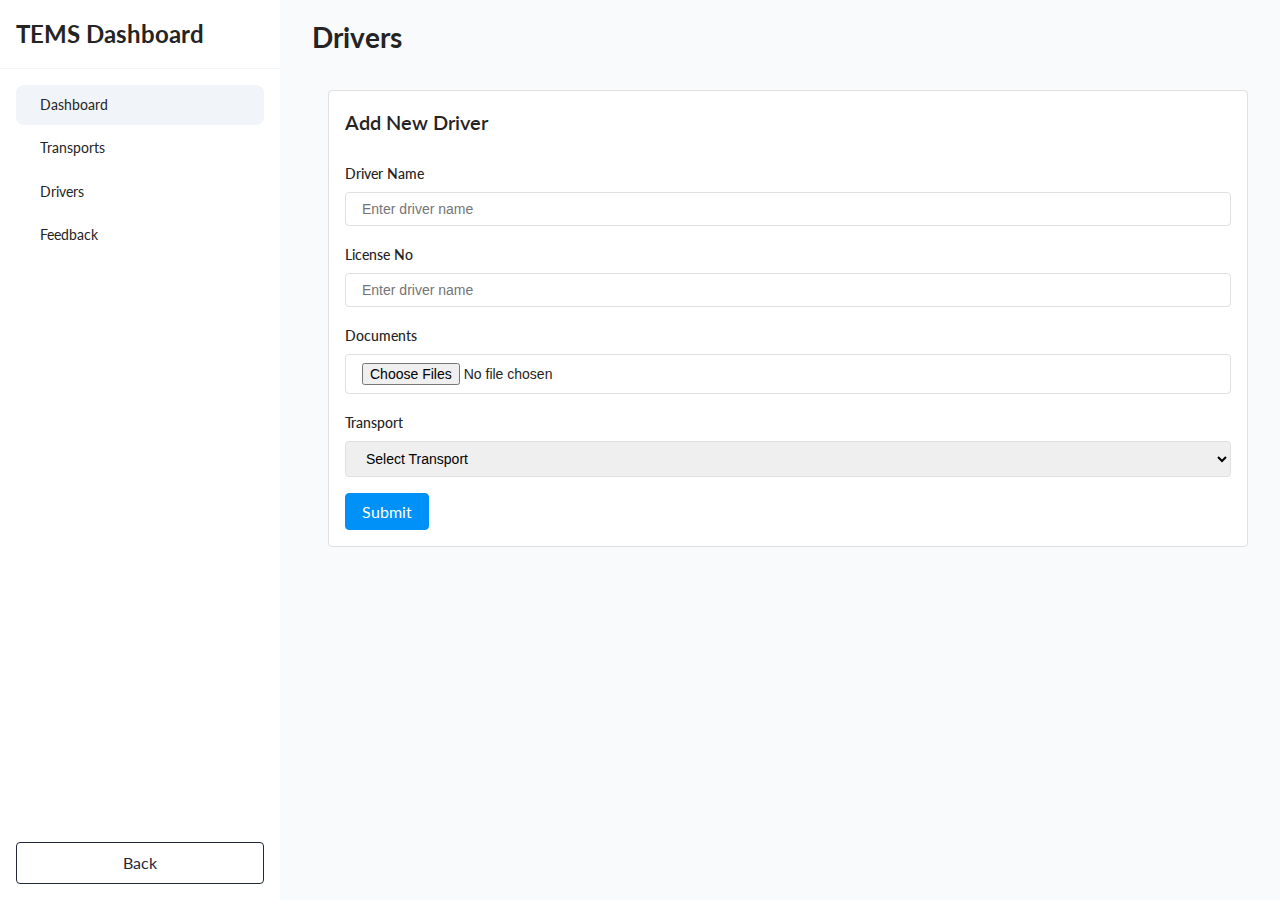
<file: add-driver.html>
<!DOCTYPE html>
<html lang="en">
  <head>
    <meta charset="UTF-8" />
    <meta name="viewport" content="width=device-width, initial-scale=1.0" />
    <title>Dashboard</title>
    <!-- <link
      rel="stylesheet"
      href="https://cdnjs.cloudflare.com/ajax/libs/bootstrap/5.3.2/css/bootstrap.min.css"
      integrity="sha512-b2QcS5SsA8tZodcDtGRELiGv5SaKSk1vDHDaQRda0htPYWZ6046lr3kJ5bAAQdpV2mmA/4v0wQF9MyU6/pDIAg=="
      crossorigin="anonymous"
      referrerpolicy="no-referrer"
    />
    <script
      defer
      src="https://cdnjs.cloudflare.com/ajax/libs/bootstrap/5.3.2/js/bootstrap.bundle.min.js"
      integrity="sha512-X/YkDZyjTf4wyc2Vy16YGCPHwAY8rZJY+POgokZjQB2mhIRFJCckEGc6YyX9eNsPfn0PzThEuNs+uaomE5CO6A=="
      crossorigin="anonymous"
      referrerpolicy="no-referrer"
    ></script> -->
    <link
      rel="stylesheet"
      href="https://cdnjs.cloudflare.com/ajax/libs/font-awesome/6.5.1/css/all.min.css"
      integrity="sha512-DTOQO9RWCH3ppGqcWaEA1BIZOC6xxalwEsw9c2QQeAIftl+Vegovlnee1c9QX4TctnWMn13TZye+giMm8e2LwA=="
      crossorigin="anonymous"
      referrerpolicy="no-referrer"
    />
    <link rel="stylesheet" href="./assets/css/styles.css" />
  </head>
  <body>
    <main class="dashboard-wrapper">
      <aside class="sidebar">
        <div class="logo">
          <h1>TEMS Dashboard</h1>
        </div>
        <ul>
          <li>
            <a href="./dashboard.html" class="active">
              <span>
                <i class="fa-solid fa-gauge-high"></i>
                Dashboard
              </span>
            </a>
          </li>
          <li>
            <span class="dropdown-btn">
              <span>
                <i class="fa-solid fa-bus"></i>
                Transports
              </span>
              <span class="arrow">
                <i class="fa-solid fa-chevron-right"></i>
              </span>
            </span>
            <ul>
              <li>
                <a href="./transports.html">All Transports</a>
              </li>
              <li>
                <a href="./add-transport.html">Add Transport</a>
              </li>
            </ul>
          </li>
          <li>
            <span class="dropdown-btn">
              <span>
                <i class="fa-regular fa-id-card"></i>
                Drivers
              </span>
              <span class="arrow">
                <i class="fa-solid fa-chevron-right"></i>
              </span>
            </span>
            <ul>
              <li>
                <a href="./drivers.html">All Drivers</a>
              </li>
              <li>
                <a href="./add-driver.html">Add Driver</a>
              </li>
            </ul>
          </li>
          <li>
            <span class="dropdown-btn">
              <span>
                <i class="fa-solid fa-star"></i>
                Feedback
              </span>
              <span class="arrow">
                <i class="fa-solid fa-chevron-right"></i>
              </span>
            </span>
            <ul>
              <li>
                <a href="./feedbacks.html">All Feedbacks</a>
              </li>
              <li>
                <a href="./add-feedback.html">Add Feedback</a>
              </li>
            </ul>
          </li>
        </ul>
        <div class="footer">
          <a href="./index.html" class="btn btn-outline-dark w-100">Back</a>
        </div>
      </aside>
      <div class="content-wrapper">
        <div class="breadcrumb-wrapper">
          <h3>Drivers</h3>
          <!-- <nav aria-label="breadcrumb">
            <ol class="breadcrumb">
              <li class="breadcrumb-item">
                <a href="/transports.html">Transports</a>
              </li>
              <li class="breadcrumb-item active" aria-current="page">
                Add Transport
              </li>
            </ol>
          </nav> -->
        </div>
        <div class="dashboard-content">
          <div class="card">
            <div class="card-body">
              <div
                class="d-flex align-items-center justify-content-between mb-1"
              >
                <h5 class="card-title mb-0">Add New Driver</h5>
              </div>
              <form action="#" method="post">
                <div class="mb-1">
                  <label for="name" class="form-label">Driver Name</label>
                  <input
                    type="text"
                    class="form-control"
                    id="name"
                    placeholder="Enter driver name"
                  />
                </div>
                <div class="mb-1">
                  <label for="name" class="form-label">License No</label>
                  <input
                    type="text"
                    class="form-control"
                    id="licenseNo"
                    placeholder="Enter driver name"
                  />
                </div>
                <div class="mb-1">
                  <label for="name" class="form-label">Documents</label>
                  <input
                    type="file"
                    class="form-control"
                    id="documents"
                    multiple
                  />
                </div>
                <div class="row">
                  <div class="col-lg-4">
                    <div class="mb-1">
                      <label for="type" class="form-label">Transport</label>
                      <select class="form-select" id="transport">
                        <option value="" disabled selected>
                          Select Transport
                        </option>
                        <option value="1">Transport 1</option>
                      </select>
                    </div>
                  </div>
                </div>
                <div class="text-end">
                  <button type="submit" class="btn btn-primary">Submit</button>
                </div>
              </form>
            </div>
          </div>
        </div>
      </div>
    </main>
  </body>
  <script>
    // ! speak when page load end with female voice
    const speech = new SpeechSynthesisUtterance();
    speech.text = 'Add new vehicle to the system. Please fill the form.';
    speech.volume = 1;
    speech.rate = 1;
    speech.pitch = 1;
    speechSynthesis.speak;
    setTimeout(() => {
      speech.voice = speechSynthesis
        .getVoices()
        .find((voice) => voice.name === 'Google हिन्दी');
      speechSynthesis.speak(speech);
    }, 50);
    // ! handle dropdowns
    const dropdownBtns = document.querySelectorAll('.dropdown-btn');
    dropdownBtns.forEach((btn) => {
      btn.nextElementSibling.style.height = '0px';
      btn.addEventListener('click', () => {
        const height = btn.nextElementSibling.scrollHeight;
        if (btn.nextElementSibling.style.height === '0px') {
          btn.nextElementSibling.style.height = `${height}px`;
          btn.classList.add('active');
        } else {
          btn.nextElementSibling.style.height = '0px';
          btn.classList.remove('active');
        }
      });
    });
  </script>
</html>
</file>
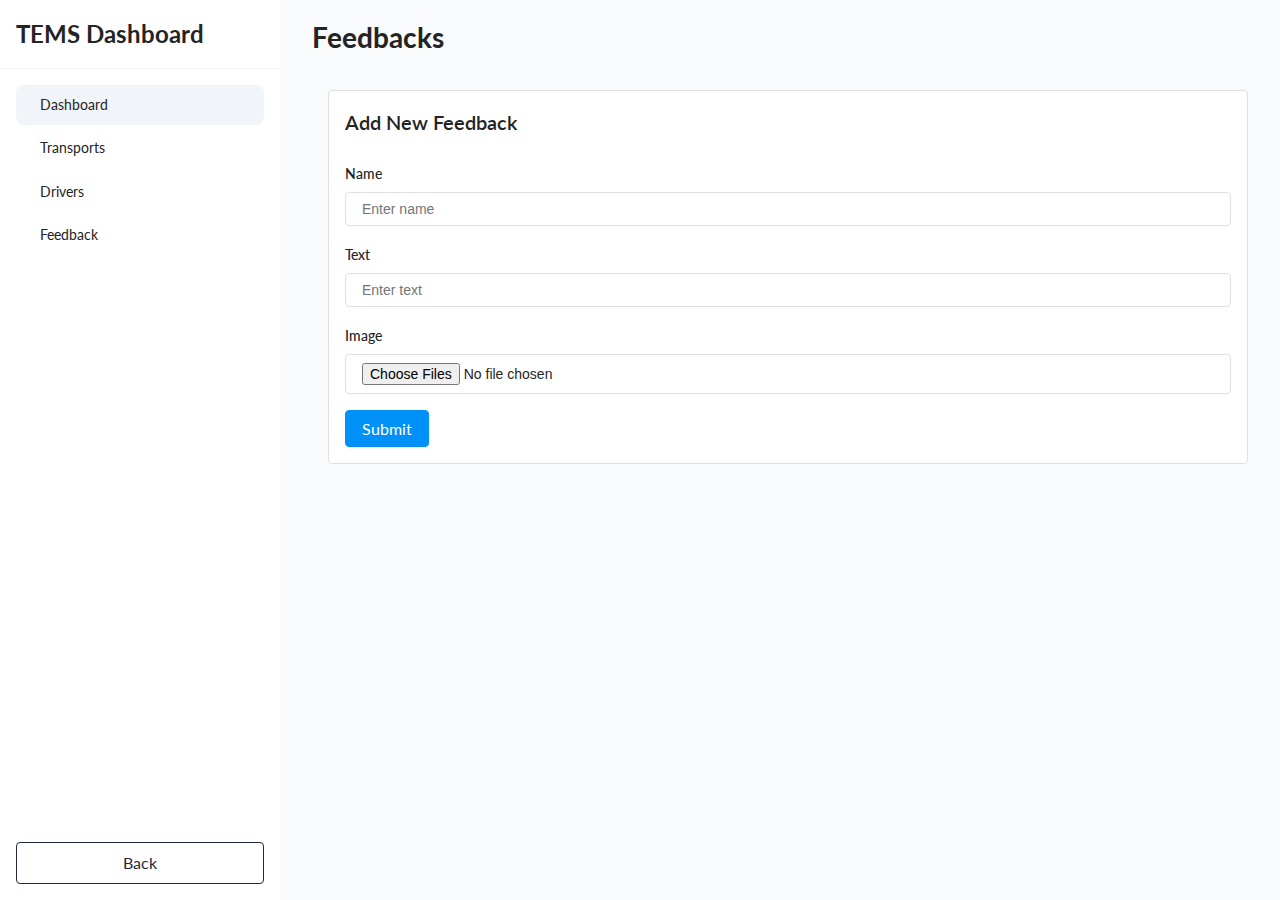
<file: add-feedback.html>
<!DOCTYPE html>
<html lang="en">
  <head>
    <meta charset="UTF-8" />
    <meta name="viewport" content="width=device-width, initial-scale=1.0" />
    <title>Dashboard</title>
    <!-- <link
      rel="stylesheet"
      href="https://cdnjs.cloudflare.com/ajax/libs/bootstrap/5.3.2/css/bootstrap.min.css"
      integrity="sha512-b2QcS5SsA8tZodcDtGRELiGv5SaKSk1vDHDaQRda0htPYWZ6046lr3kJ5bAAQdpV2mmA/4v0wQF9MyU6/pDIAg=="
      crossorigin="anonymous"
      referrerpolicy="no-referrer"
    />
    <script
      defer
      src="https://cdnjs.cloudflare.com/ajax/libs/bootstrap/5.3.2/js/bootstrap.bundle.min.js"
      integrity="sha512-X/YkDZyjTf4wyc2Vy16YGCPHwAY8rZJY+POgokZjQB2mhIRFJCckEGc6YyX9eNsPfn0PzThEuNs+uaomE5CO6A=="
      crossorigin="anonymous"
      referrerpolicy="no-referrer"
    ></script> -->
    <link
      rel="stylesheet"
      href="https://cdnjs.cloudflare.com/ajax/libs/font-awesome/6.5.1/css/all.min.css"
      integrity="sha512-DTOQO9RWCH3ppGqcWaEA1BIZOC6xxalwEsw9c2QQeAIftl+Vegovlnee1c9QX4TctnWMn13TZye+giMm8e2LwA=="
      crossorigin="anonymous"
      referrerpolicy="no-referrer"
    />
    <link rel="stylesheet" href="./assets/css/styles.css" />
  </head>
  <body>
    <main class="dashboard-wrapper">
      <aside class="sidebar">
        <div class="logo">
          <h1>TEMS Dashboard</h1>
        </div>
        <ul>
          <li>
            <a href="./dashboard.html" class="active">
              <span>
                <i class="fa-solid fa-gauge-high"></i>
                Dashboard
              </span>
            </a>
          </li>
          <li>
            <span class="dropdown-btn">
              <span>
                <i class="fa-solid fa-bus"></i>
                Transports
              </span>
              <span class="arrow">
                <i class="fa-solid fa-chevron-right"></i>
              </span>
            </span>
            <ul>
              <li>
                <a href="./transports.html">All Transports</a>
              </li>
              <li>
                <a href="./add-transport.html">Add Transport</a>
              </li>
            </ul>
          </li>
          <li>
            <span class="dropdown-btn">
              <span>
                <i class="fa-regular fa-id-card"></i>
                Drivers
              </span>
              <span class="arrow">
                <i class="fa-solid fa-chevron-right"></i>
              </span>
            </span>
            <ul>
              <li>
                <a href="./drivers.html">All Drivers</a>
              </li>
              <li>
                <a href="./add-driver.html">Add Driver</a>
              </li>
            </ul>
          </li>
          <li>
            <span class="dropdown-btn">
              <span>
                <i class="fa-solid fa-star"></i>
                Feedback
              </span>
              <span class="arrow">
                <i class="fa-solid fa-chevron-right"></i>
              </span>
            </span>
            <ul>
              <li>
                <a href="./feedbacks.html">All Feedbacks</a>
              </li>
              <li>
                <a href="./add-feedback.html">Add Feedback</a>
              </li>
            </ul>
          </li>
        </ul>
        <div class="footer">
          <a href="./index.html" class="btn btn-outline-dark w-100">Back</a>
        </div>
      </aside>
      <div class="content-wrapper">
        <div class="breadcrumb-wrapper">
          <h3>Feedbacks</h3>
          <!-- <nav aria-label="breadcrumb">
            <ol class="breadcrumb">
              <li class="breadcrumb-item">
                <a href="/transports.html">Transports</a>
              </li>
              <li class="breadcrumb-item active" aria-current="page">
                Add Transport
              </li>
            </ol>
          </nav> -->
        </div>
        <div class="dashboard-content">
          <div class="card">
            <div class="card-body">
              <div
                class="d-flex align-items-center justify-content-between mb-1"
              >
                <h5 class="card-title mb-0">Add New Feedback</h5>
              </div>
              <form action="#" method="post">
                <div class="mb-1">
                  <label for="name" class="form-label">Name</label>
                  <input
                    type="text"
                    class="form-control"
                    id="name"
                    placeholder="Enter name"
                  />
                </div>
                <div class="mb-1">
                  <label for="text" class="form-label">Text</label>
                  <input
                    type="text"
                    class="form-control"
                    id="text"
                    placeholder="Enter text"
                  />
                </div>
                <div class="mb-1">
                  <label for="image" class="form-label">Image</label>
                  <input type="file" class="form-control" id="image" multiple />
                </div>
                <div class="text-end">
                  <button type="submit" class="btn btn-primary">Submit</button>
                </div>
              </form>
            </div>
          </div>
        </div>
      </div>
    </main>
  </body>
  <script>
    // ! speak when page load end with female voice
    const speech = new SpeechSynthesisUtterance();
    speech.text = 'Add new vehicle to the system. Please fill the form.';
    speech.volume = 1;
    speech.rate = 1;
    speech.pitch = 1;
    speechSynthesis.speak;
    setTimeout(() => {
      speech.voice = speechSynthesis
        .getVoices()
        .find((voice) => voice.name === 'Google हिन्दी');
      speechSynthesis.speak(speech);
    }, 50);
    // ! handle dropdowns
    const dropdownBtns = document.querySelectorAll('.dropdown-btn');
    dropdownBtns.forEach((btn) => {
      btn.nextElementSibling.style.height = '0px';
      btn.addEventListener('click', () => {
        const height = btn.nextElementSibling.scrollHeight;
        if (btn.nextElementSibling.style.height === '0px') {
          btn.nextElementSibling.style.height = `${height}px`;
          btn.classList.add('active');
        } else {
          btn.nextElementSibling.style.height = '0px';
          btn.classList.remove('active');
        }
      });
    });
  </script>
</html>
</file>
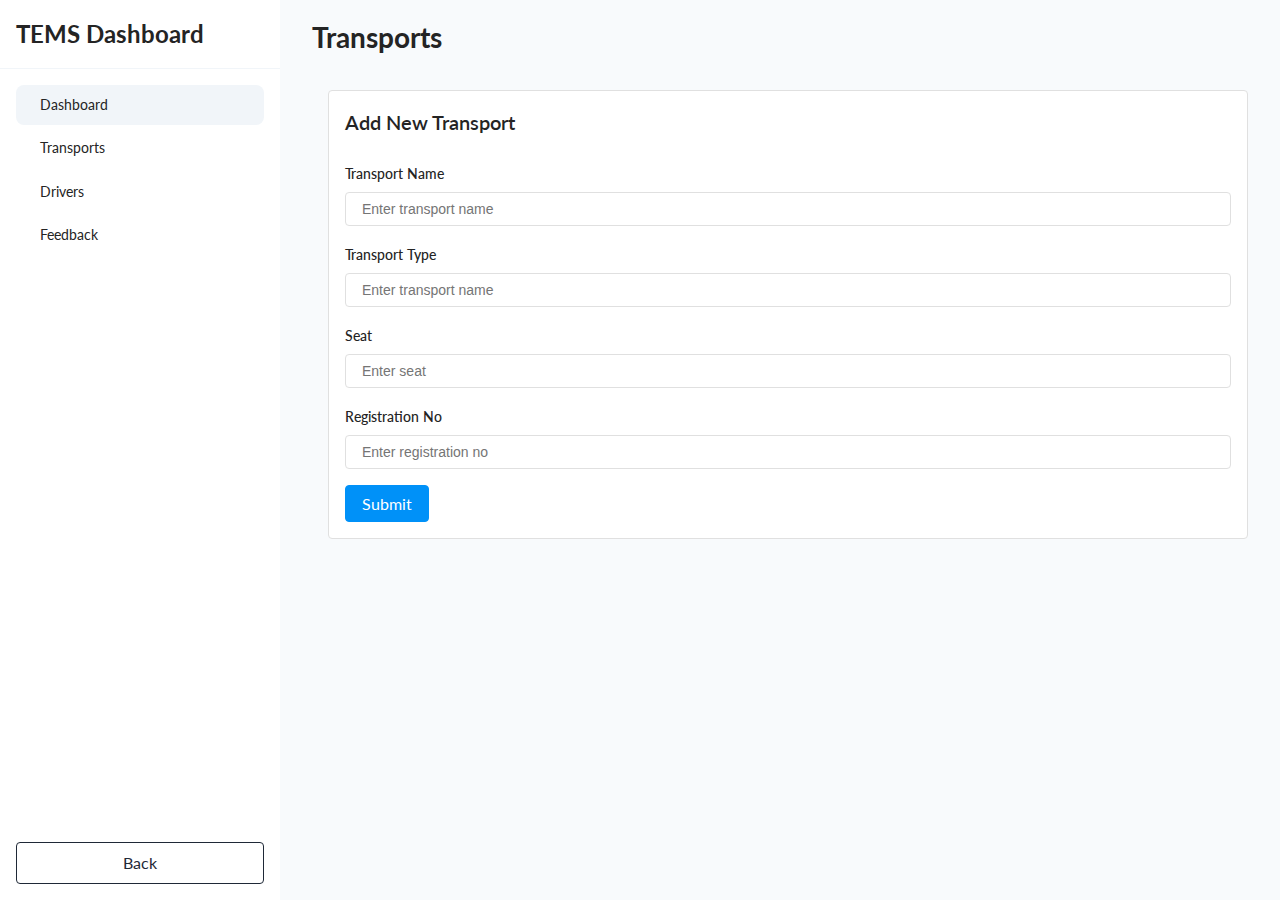
<file: add-transport.html>
<!DOCTYPE html>
<html lang="en">
  <head>
    <meta charset="UTF-8" />
    <meta name="viewport" content="width=device-width, initial-scale=1.0" />
    <title>Dashboard</title>
    <!-- <link
      rel="stylesheet"
      href="https://cdnjs.cloudflare.com/ajax/libs/bootstrap/5.3.2/css/bootstrap.min.css"
      integrity="sha512-b2QcS5SsA8tZodcDtGRELiGv5SaKSk1vDHDaQRda0htPYWZ6046lr3kJ5bAAQdpV2mmA/4v0wQF9MyU6/pDIAg=="
      crossorigin="anonymous"
      referrerpolicy="no-referrer"
    />
    <script
      defer
      src="https://cdnjs.cloudflare.com/ajax/libs/bootstrap/5.3.2/js/bootstrap.bundle.min.js"
      integrity="sha512-X/YkDZyjTf4wyc2Vy16YGCPHwAY8rZJY+POgokZjQB2mhIRFJCckEGc6YyX9eNsPfn0PzThEuNs+uaomE5CO6A=="
      crossorigin="anonymous"
      referrerpolicy="no-referrer"
    ></script> -->
    <link
      rel="stylesheet"
      href="https://cdnjs.cloudflare.com/ajax/libs/font-awesome/6.5.1/css/all.min.css"
      integrity="sha512-DTOQO9RWCH3ppGqcWaEA1BIZOC6xxalwEsw9c2QQeAIftl+Vegovlnee1c9QX4TctnWMn13TZye+giMm8e2LwA=="
      crossorigin="anonymous"
      referrerpolicy="no-referrer"
    />
    <link rel="stylesheet" href="./assets/css/styles.css" />
  </head>
  <body>
    <main class="dashboard-wrapper">
      <aside class="sidebar">
        <div class="logo">
          <h1>TEMS Dashboard</h1>
        </div>
        <ul>
          <li>
            <a href="./dashboard.html" class="active">
              <span>
                <i class="fa-solid fa-gauge-high"></i>
                Dashboard
              </span>
            </a>
          </li>
          <li>
            <span class="dropdown-btn">
              <span>
                <i class="fa-solid fa-bus"></i>
                Transports
              </span>
              <span class="arrow">
                <i class="fa-solid fa-chevron-right"></i>
              </span>
            </span>
            <ul>
              <li>
                <a href="./transports.html">All Transports</a>
              </li>
              <li>
                <a href="./add-transport.html">Add Transport</a>
              </li>
            </ul>
          </li>
          <li>
            <span class="dropdown-btn">
              <span>
                <i class="fa-regular fa-id-card"></i>
                Drivers
              </span>
              <span class="arrow">
                <i class="fa-solid fa-chevron-right"></i>
              </span>
            </span>
            <ul>
              <li>
                <a href="./drivers.html">All Drivers</a>
              </li>
              <li>
                <a href="./add-driver.html">Add Driver</a>
              </li>
            </ul>
          </li>
          <li>
            <span class="dropdown-btn">
              <span>
                <i class="fa-solid fa-star"></i>
                Feedback
              </span>
              <span class="arrow">
                <i class="fa-solid fa-chevron-right"></i>
              </span>
            </span>
            <ul>
              <li>
                <a href="./feedbacks.html">All Feedbacks</a>
              </li>
              <li>
                <a href="./add-feedback.html">Add Feedback</a>
              </li>
            </ul>
          </li>
        </ul>
        <div class="footer">
          <a href="./index.html" class="btn btn-outline-dark w-100">Back</a>
        </div>
      </aside>
      <div class="content-wrapper">
        <div class="breadcrumb-wrapper">
          <h3>Transports</h3>
          <!-- <nav aria-label="breadcrumb">
            <ol class="breadcrumb">
              <li class="breadcrumb-item">
                <a href="/transports.html">Transports</a>
              </li>
              <li class="breadcrumb-item active" aria-current="page">
                Add Transport
              </li>
            </ol>
          </nav> -->
        </div>
        <div class="dashboard-content">
          <div class="card">
            <div class="card-body">
              <div
                class="d-flex align-items-center justify-content-between mb-1"
              >
                <h5 class="card-title mb-0">Add New Transport</h5>
              </div>
              <form action="#" method="post">
                <div class="mb-1">
                  <label for="name" class="form-label"> Transport Name </label>
                  <input
                    type="text"
                    class="form-control"
                    id="name"
                    placeholder="Enter transport name"
                  />
                </div>
                <div class="row">
                  <div class="col-lg-4">
                    <div class="mb-1">
                      <label for="type" class="form-label">
                        Transport Type
                      </label>
                      <input
                        type="text"
                        class="form-control"
                        id="type"
                        placeholder="Enter transport name"
                      />
                    </div>
                  </div>
                  <div class="col-lg-4">
                    <div class="mb-1">
                      <label for="seat" class="form-label">Seat</label>
                      <input
                        type="number"
                        class="form-control"
                        id="seat"
                        placeholder="Enter seat"
                      />
                    </div>
                  </div>
                  <div class="col-lg-4">
                    <div class="mb-1">
                      <label for="registration-no" class="form-label"
                        >Registration No</label
                      >
                      <input
                        type="text"
                        class="form-control"
                        id="registration-no"
                        placeholder="Enter registration no"
                      />
                    </div>
                  </div>
                </div>
                <div class="text-end">
                  <button type="submit" class="btn btn-primary">Submit</button>
                </div>
              </form>
            </div>
          </div>
        </div>
      </div>
    </main>
  </body>
  <script>
    // ! speak when page load end with female voice
    const speech = new SpeechSynthesisUtterance();
    speech.text = 'Add new vehicle to the system. Please fill the form.';
    speech.volume = 1;
    speech.rate = 1;
    speech.pitch = 1;
    speechSynthesis.speak;
    setTimeout(() => {
      speech.voice = speechSynthesis
        .getVoices()
        .find((voice) => voice.name === 'Google हिन्दी');
      speechSynthesis.speak(speech);
    }, 50);
    // ! handle dropdowns
    const dropdownBtns = document.querySelectorAll('.dropdown-btn');
    dropdownBtns.forEach((btn) => {
      btn.nextElementSibling.style.height = '0px';
      btn.addEventListener('click', () => {
        const height = btn.nextElementSibling.scrollHeight;
        if (btn.nextElementSibling.style.height === '0px') {
          btn.nextElementSibling.style.height = `${height}px`;
          btn.classList.add('active');
        } else {
          btn.nextElementSibling.style.height = '0px';
          btn.classList.remove('active');
        }
      });
    });
  </script>
</html>
</file>
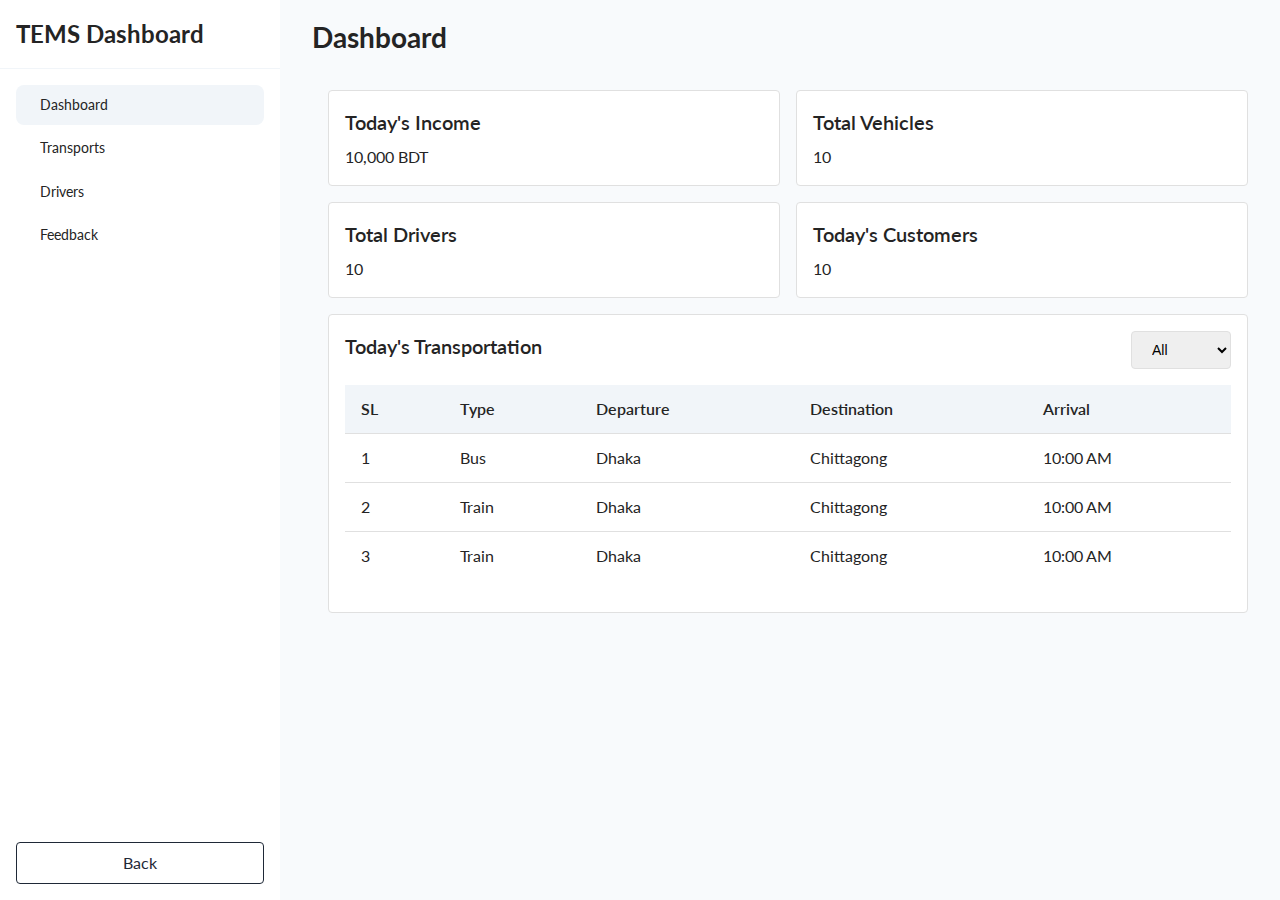
<file: dashboard.html>
<!DOCTYPE html>
<html lang="en">
  <head>
    <meta charset="UTF-8" />
    <meta name="viewport" content="width=device-width, initial-scale=1.0" />
    <title>Dashboard</title>
    <!-- <link
      rel="stylesheet"
      href="https://cdnjs.cloudflare.com/ajax/libs/bootstrap/5.3.2/css/bootstrap.min.css"
      integrity="sha512-b2QcS5SsA8tZodcDtGRELiGv5SaKSk1vDHDaQRda0htPYWZ6046lr3kJ5bAAQdpV2mmA/4v0wQF9MyU6/pDIAg=="
      crossorigin="anonymous"
      referrerpolicy="no-referrer"
    />
    <script
      defer
      src="https://cdnjs.cloudflare.com/ajax/libs/bootstrap/5.3.2/js/bootstrap.bundle.min.js"
      integrity="sha512-X/YkDZyjTf4wyc2Vy16YGCPHwAY8rZJY+POgokZjQB2mhIRFJCckEGc6YyX9eNsPfn0PzThEuNs+uaomE5CO6A=="
      crossorigin="anonymous"
      referrerpolicy="no-referrer"
    ></script> -->
    <link
      rel="stylesheet"
      href="https://cdnjs.cloudflare.com/ajax/libs/font-awesome/6.5.1/css/all.min.css"
      integrity="sha512-DTOQO9RWCH3ppGqcWaEA1BIZOC6xxalwEsw9c2QQeAIftl+Vegovlnee1c9QX4TctnWMn13TZye+giMm8e2LwA=="
      crossorigin="anonymous"
      referrerpolicy="no-referrer"
    />
    <link rel="stylesheet" href="./assets/css/styles.css" />
  </head>
  <body>
    <main class="dashboard-wrapper">
      <aside class="sidebar">
        <div class="logo">
          <h1>TEMS Dashboard</h1>
        </div>
        <ul>
          <li>
            <a href="./dashboard.html" class="active">
              <span>
                <i class="fa-solid fa-gauge-high"></i>
                Dashboard
              </span>
            </a>
          </li>
          <li>
            <span class="dropdown-btn">
              <span>
                <i class="fa-solid fa-bus"></i>
                Transports
              </span>
              <span class="arrow">
                <i class="fa-solid fa-chevron-right"></i>
              </span>
            </span>
            <ul>
              <li>
                <a href="./transports.html">All Transports</a>
              </li>
              <li>
                <a href="./add-transport.html">Add Transport</a>
              </li>
            </ul>
          </li>
          <li>
            <span class="dropdown-btn">
              <span>
                <i class="fa-regular fa-id-card"></i>
                Drivers
              </span>
              <span class="arrow">
                <i class="fa-solid fa-chevron-right"></i>
              </span>
            </span>
            <ul>
              <li>
                <a href="./drivers.html">All Drivers</a>
              </li>
              <li>
                <a href="./add-driver.html">Add Driver</a>
              </li>
            </ul>
          </li>
          <li>
            <span class="dropdown-btn">
              <span>
                <i class="fa-solid fa-star"></i>
                Feedback
              </span>
              <span class="arrow">
                <i class="fa-solid fa-chevron-right"></i>
              </span>
            </span>
            <ul>
              <li>
                <a href="./feedbacks.html">All Feedbacks</a>
              </li>
              <li>
                <a href="./add-feedback.html">Add Feedback</a>
              </li>
            </ul>
          </li>
        </ul>
        <div class="footer">
          <a href="./index.html" class="btn btn-outline-dark w-100">Back</a>
        </div>
      </aside>
      <div class="content-wrapper">
        <div class="breadcrumb-wrapper">
          <h3>Dashboard</h3>
          <!-- <nav aria-label="breadcrumb">
            <ol class="breadcrumb">
              <li class="breadcrumb-item active" aria-current="page">
                Dashboard
              </li>
            </ol>
          </nav> -->
        </div>
        <div class="dashboard-content">
          <div class="mb-1">
            <div class="info-wrapper">
              <div class="item">
                <div class="card">
                  <div class="card-body">
                    <div>
                      <h5 class="card-title text-truncate">Today's Income</h5>
                      <span class="float-end display-6">
                        <i class="fa-solid fa-money-bill"></i>
                      </span>
                    </div>
                    <p class="card-text text-muted">10,000 BDT</p>
                  </div>
                </div>
              </div>
              <div class="item">
                <div class="card">
                  <div class="card-body">
                    <div>
                      <h5 class="card-title text-truncate">Total Vehicles</h5>
                      <span class="float-end display-6">
                        <i class="fa-solid fa-bus"></i>
                      </span>
                    </div>
                    <p class="card-text text-muted">10</p>
                  </div>
                </div>
              </div>
              <div class="item">
                <div class="card">
                  <div class="card-body">
                    <div>
                      <h5 class="card-title text-truncate">Total Drivers</h5>
                      <span class="float-end display-6">
                        <i class="fa-regular fa-id-card"></i>
                      </span>
                    </div>
                    <p class="card-text text-muted">10</p>
                  </div>
                </div>
              </div>
              <div class="item">
                <div class="card">
                  <div class="card-body">
                    <div>
                      <h5 class="card-title text-truncate">
                        Today's Customers
                      </h5>
                      <span class="float-end display-6">
                        <i class="fa-solid fa-users"></i>
                      </span>
                    </div>
                    <p class="card-text text-muted">10</p>
                  </div>
                </div>
              </div>
            </div>
          </div>
          <div class="card">
            <div class="card-body">
              <div
                class="d-flex align-items-center justify-content-between mb-1"
              >
                <h5 class="card-title mb-0">Today's Transportation</h5>
                <div>
                  <select class="form-select">
                    <option selected value="all">All</option>
                    <option value="Bus">Bus</option>
                    <option value="Train">Train</option>
                    <option value="Launch">Launch</option>
                    <option value="Flight">Flight</option>
                  </select>
                </div>
              </div>
              <div class="table-responsive">
                <table class="table table-bordered">
                  <thead>
                    <tr>
                      <th scope="col">SL</th>
                      <th scope="col">Type</th>
                      <th scope="col">Departure</th>
                      <th scope="col">Destination</th>
                      <th scope="col">Arrival</th>
                    </tr>
                  </thead>
                  <tbody>
                    <tr>
                      <td scope="row">1</td>
                      <td>Bus</td>
                      <td>Dhaka</td>
                      <td>Chittagong</td>
                      <td>10:00 AM</td>
                    </tr>
                    <tr>
                      <td scope="row">2</td>
                      <td>Train</td>
                      <td>Dhaka</td>
                      <td>Chittagong</td>
                      <td>10:00 AM</td>
                    </tr>
                    <tr>
                      <td scope="row">3</td>
                      <td>Train</td>
                      <td>Dhaka</td>
                      <td>Chittagong</td>
                      <td>10:00 AM</td>
                    </tr>
                  </tbody>
                </table>
              </div>
            </div>
          </div>
        </div>
      </div>
    </main>
  </body>
  <script>
    // ! speak when page load end with female voice
    const speech = new SpeechSynthesisUtterance();
    speech.text =
      "In this dashboard, you can see today's income, total vehicles, total drivers, and today's customers. You can also see today's transportation. You can filter the transportation by type. For example, you can see only bus transportation or train transportation.";
    speech.volume = 1;
    speech.rate = 1;
    speech.pitch = 1;
    speechSynthesis.speak;
    setTimeout(() => {
      speech.voice = speechSynthesis
        .getVoices()
        .find((voice) => voice.name === 'Google हिन्दी');
      speechSynthesis.speak(speech);
    }, 50);
    // ! handle dropdowns
    const dropdownBtns = document.querySelectorAll('.dropdown-btn');
    dropdownBtns.forEach((btn) => {
      btn.nextElementSibling.style.height = '0px';
      btn.addEventListener('click', () => {
        const height = btn.nextElementSibling.scrollHeight;
        if (btn.nextElementSibling.style.height === '0px') {
          btn.nextElementSibling.style.height = `${height}px`;
          btn.classList.add('active');
        } else {
          btn.nextElementSibling.style.height = '0px';
          btn.classList.remove('active');
        }
      });
    });
  </script>
</html>
</file>
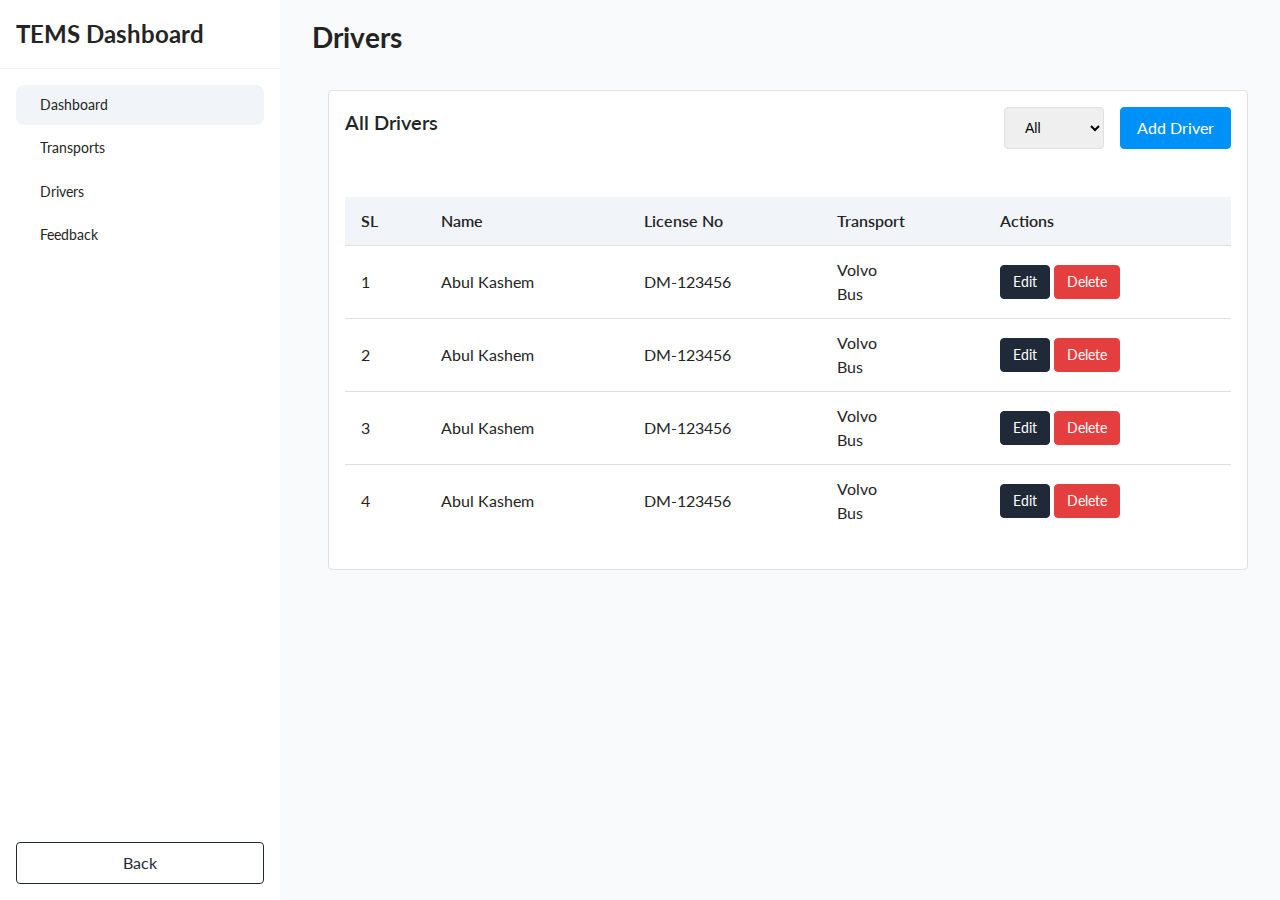
<file: drivers.html>
<!DOCTYPE html>
<html lang="en">
  <head>
    <meta charset="UTF-8" />
    <meta name="viewport" content="width=device-width, initial-scale=1.0" />
    <title>Dashboard</title>
    <!-- <link
      rel="stylesheet"
      href="https://cdnjs.cloudflare.com/ajax/libs/bootstrap/5.3.2/css/bootstrap.min.css"
      integrity="sha512-b2QcS5SsA8tZodcDtGRELiGv5SaKSk1vDHDaQRda0htPYWZ6046lr3kJ5bAAQdpV2mmA/4v0wQF9MyU6/pDIAg=="
      crossorigin="anonymous"
      referrerpolicy="no-referrer"
    />
    <script
      defer
      src="https://cdnjs.cloudflare.com/ajax/libs/bootstrap/5.3.2/js/bootstrap.bundle.min.js"
      integrity="sha512-X/YkDZyjTf4wyc2Vy16YGCPHwAY8rZJY+POgokZjQB2mhIRFJCckEGc6YyX9eNsPfn0PzThEuNs+uaomE5CO6A=="
      crossorigin="anonymous"
      referrerpolicy="no-referrer"
    ></script> -->
    <link
      rel="stylesheet"
      href="https://cdnjs.cloudflare.com/ajax/libs/font-awesome/6.5.1/css/all.min.css"
      integrity="sha512-DTOQO9RWCH3ppGqcWaEA1BIZOC6xxalwEsw9c2QQeAIftl+Vegovlnee1c9QX4TctnWMn13TZye+giMm8e2LwA=="
      crossorigin="anonymous"
      referrerpolicy="no-referrer"
    />
    <link rel="stylesheet" href="./assets/css/styles.css" />
  </head>
  <body>
    <main class="dashboard-wrapper">
      <aside class="sidebar">
        <div class="logo">
          <h1>TEMS Dashboard</h1>
        </div>
        <ul>
          <li>
            <a href="./dashboard.html" class="active">
              <span>
                <i class="fa-solid fa-gauge-high"></i>
                Dashboard
              </span>
            </a>
          </li>
          <li>
            <span class="dropdown-btn">
              <span>
                <i class="fa-solid fa-bus"></i>
                Transports
              </span>
              <span class="arrow">
                <i class="fa-solid fa-chevron-right"></i>
              </span>
            </span>
            <ul>
              <li>
                <a href="./transports.html">All Transports</a>
              </li>
              <li>
                <a href="./add-transport.html">Add Transport</a>
              </li>
            </ul>
          </li>
          <li>
            <span class="dropdown-btn">
              <span>
                <i class="fa-regular fa-id-card"></i>
                Drivers
              </span>
              <span class="arrow">
                <i class="fa-solid fa-chevron-right"></i>
              </span>
            </span>
            <ul>
              <li>
                <a href="./drivers.html">All Drivers</a>
              </li>
              <li>
                <a href="./add-driver.html">Add Driver</a>
              </li>
            </ul>
          </li>
          <li>
            <span class="dropdown-btn">
              <span>
                <i class="fa-solid fa-star"></i>
                Feedback
              </span>
              <span class="arrow">
                <i class="fa-solid fa-chevron-right"></i>
              </span>
            </span>
            <ul>
              <li>
                <a href="./feedbacks.html">All Feedbacks</a>
              </li>
              <li>
                <a href="./add-feedback.html">Add Feedback</a>
              </li>
            </ul>
          </li>
        </ul>
        <div class="footer">
          <a href="./index.html" class="btn btn-outline-dark w-100">Back</a>
        </div>
      </aside>
      <div class="content-wrapper">
        <div class="breadcrumb-wrapper">
          <h3>Drivers</h3>
          <!-- <nav aria-label="breadcrumb">
            <ol class="breadcrumb">
              <li class="breadcrumb-item active" aria-current="page">
                Dashboard
              </li>
            </ol>
          </nav> -->
        </div>
        <div class="dashboard-content">
          <div class="card">
            <div class="card-body">
              <div
                class="d-flex align-items-center justify-content-between mb-3"
              >
                <h5 class="card-title mb-0">All Drivers</h5>
                <div class="d-flex align-items-center gap-3">
                  <select class="form-select">
                    <option selected value="all">All</option>
                    <option value="Bus">Bus</option>
                    <option value="Train">Train</option>
                    <option value="Launch">Launch</option>
                    <option value="Flight">Flight</option>
                  </select>
                  <a
                    href="./add-driver.html"
                    class="btn btn-primary text-nowrap"
                  >
                    Add Driver
                  </a>
                </div>
              </div>
              <div class="table-responsive">
                <table class="table table-bordered">
                  <thead>
                    <tr>
                      <th scope="col">SL</th>
                      <th scope="col">Name</th>
                      <th scope="col">License No</th>
                      <th scope="col">Transport</th>
                      <th scope="col">Actions</th>
                    </tr>
                  </thead>
                  <tbody>
                    <tr>
                      <td scope="row">1</td>
                      <td>Abul Kashem</td>
                      <td>DM-123456</td>
                      <td>
                        <p>Volvo</p>
                        <p>Bus</p>
                      </td>
                      <td>
                        <a
                          href="/edit-transport.html"
                          class="btn btn-sm btn-dark"
                          >Edit</a
                        >
                        <a href="#" class="btn btn-sm btn-danger">Delete</a>
                      </td>
                    </tr>
                    <tr>
                      <td scope="row">2</td>
                      <td>Abul Kashem</td>
                      <td>DM-123456</td>
                      <td>
                        <p>Volvo</p>
                        <p>Bus</p>
                      </td>
                      <td>
                        <a
                          href="/edit-transport.html"
                          class="btn btn-sm btn-dark"
                          >Edit</a
                        >
                        <a href="#" class="btn btn-sm btn-danger">Delete</a>
                      </td>
                    </tr>
                    <tr>
                      <td scope="row">3</td>
                      <td>Abul Kashem</td>
                      <td>DM-123456</td>
                      <td>
                        <p>Volvo</p>
                        <p>Bus</p>
                      </td>
                      <td>
                        <a
                          href="/edit-transport.html"
                          class="btn btn-sm btn-dark"
                          >Edit</a
                        >
                        <a href="#" class="btn btn-sm btn-danger">Delete</a>
                      </td>
                    </tr>
                    <tr>
                      <td scope="row">4</td>
                      <td>Abul Kashem</td>
                      <td>DM-123456</td>
                      <td>
                        <p>Volvo</p>
                        <p>Bus</p>
                      </td>
                      <td>
                        <a
                          href="/edit-transport.html"
                          class="btn btn-sm btn-dark"
                          >Edit</a
                        >
                        <a href="#" class="btn btn-sm btn-danger">Delete</a>
                      </td>
                    </tr>
                  </tbody>
                </table>
              </div>
            </div>
          </div>
        </div>
      </div>
    </main>
  </body>
  <script>
    // ! speak when page load end with female voice
    const speech = new SpeechSynthesisUtterance();
    speech.text =
      'Welcome to the Transport Management System. Here you can see all the transports. You can also add a new transport.';
    speech.volume = 1;
    speech.rate = 1;
    speech.pitch = 1;
    speechSynthesis.speak;
    setTimeout(() => {
      speech.voice = speechSynthesis
        .getVoices()
        .find((voice) => voice.name === 'Google हिन्दी');
      speechSynthesis.speak(speech);
    }, 50);
    // ! handle dropdowns
    const dropdownBtns = document.querySelectorAll('.dropdown-btn');
    dropdownBtns.forEach((btn) => {
      btn.nextElementSibling.style.height = '0px';
      btn.addEventListener('click', () => {
        const height = btn.nextElementSibling.scrollHeight;
        if (btn.nextElementSibling.style.height === '0px') {
          btn.nextElementSibling.style.height = `${height}px`;
          btn.classList.add('active');
        } else {
          btn.nextElementSibling.style.height = '0px';
          btn.classList.remove('active');
        }
      });
    });
  </script>
</html>
</file>
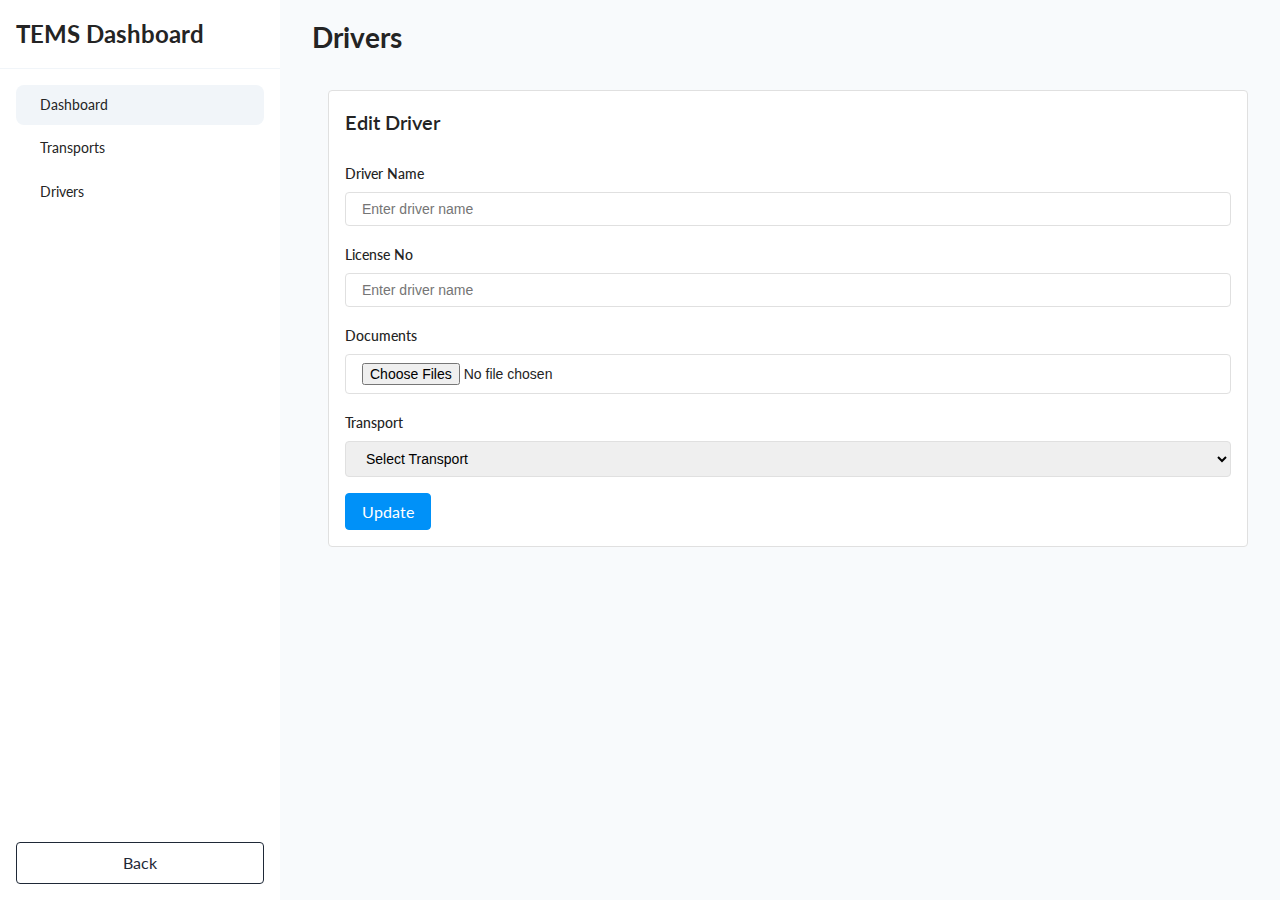
<file: edit-driver.html>
<!DOCTYPE html>
<html lang="en">
  <head>
    <meta charset="UTF-8" />
    <meta name="viewport" content="width=device-width, initial-scale=1.0" />
    <title>Dashboard</title>
    <!-- <link
      rel="stylesheet"
      href="https://cdnjs.cloudflare.com/ajax/libs/bootstrap/5.3.2/css/bootstrap.min.css"
      integrity="sha512-b2QcS5SsA8tZodcDtGRELiGv5SaKSk1vDHDaQRda0htPYWZ6046lr3kJ5bAAQdpV2mmA/4v0wQF9MyU6/pDIAg=="
      crossorigin="anonymous"
      referrerpolicy="no-referrer"
    />
    <script
      defer
      src="https://cdnjs.cloudflare.com/ajax/libs/bootstrap/5.3.2/js/bootstrap.bundle.min.js"
      integrity="sha512-X/YkDZyjTf4wyc2Vy16YGCPHwAY8rZJY+POgokZjQB2mhIRFJCckEGc6YyX9eNsPfn0PzThEuNs+uaomE5CO6A=="
      crossorigin="anonymous"
      referrerpolicy="no-referrer"
    ></script> -->
    <link
      rel="stylesheet"
      href="https://cdnjs.cloudflare.com/ajax/libs/font-awesome/6.5.1/css/all.min.css"
      integrity="sha512-DTOQO9RWCH3ppGqcWaEA1BIZOC6xxalwEsw9c2QQeAIftl+Vegovlnee1c9QX4TctnWMn13TZye+giMm8e2LwA=="
      crossorigin="anonymous"
      referrerpolicy="no-referrer"
    />
    <link rel="stylesheet" href="./assets/css/styles.css" />
  </head>
  <body>
    <main class="dashboard-wrapper">
      <aside class="sidebar">
        <div class="logo">
          <h1>TEMS Dashboard</h1>
        </div>
        <ul>
          <li>
            <a href="./dashboard.html" class="active">
              <span>
                <i class="fa-solid fa-gauge-high"></i>
                Dashboard
              </span>
            </a>
          </li>
          <li>
            <span class="dropdown-btn">
              <span>
                <i class="fa-solid fa-bus"></i>
                Transports
              </span>
              <span class="arrow">
                <i class="fa-solid fa-chevron-right"></i>
              </span>
            </span>
            <ul>
              <li>
                <a href="./transports.html">All Transports</a>
              </li>
              <li>
                <a href="./add-transport.html">Add Transport</a>
              </li>
            </ul>
          </li>
          <li>
            <span class="dropdown-btn">
              <span>
                <i class="fa-regular fa-id-card"></i>
                Drivers
              </span>
              <span class="arrow">
                <i class="fa-solid fa-chevron-right"></i>
              </span>
            </span>
            <ul>
              <li>
                <a href="./drivers.html">All Drivers</a>
              </li>
              <li>
                <a href="./add-driver.html">Add Driver</a>
              </li>
            </ul>
          </li>
        </ul>
        <div class="footer">
          <a href="./index.html" class="btn btn-outline-dark w-100">Back</a>
        </div>
      </aside>
      <div class="content-wrapper">
        <div class="breadcrumb-wrapper">
          <h3>Drivers</h3>
          <!-- <nav aria-label="breadcrumb">
            <ol class="breadcrumb">
              <li class="breadcrumb-item">
                <a href="/transports.html">Transports</a>
              </li>
              <li class="breadcrumb-item active" aria-current="page">
                Add Transport
              </li>
            </ol>
          </nav> -->
        </div>
        <div class="dashboard-content">
          <div class="card">
            <div class="card-body">
              <div
                class="d-flex align-items-center justify-content-between mb-1"
              >
                <h5 class="card-title mb-0">Edit Driver</h5>
              </div>
              <form action="#" method="post">
                <div class="mb-1">
                  <label for="name" class="form-label">Driver Name</label>
                  <input
                    type="text"
                    class="form-control"
                    id="name"
                    placeholder="Enter driver name"
                  />
                </div>
                <div class="mb-1">
                  <label for="name" class="form-label">License No</label>
                  <input
                    type="text"
                    class="form-control"
                    id="licenseNo"
                    placeholder="Enter driver name"
                  />
                </div>
                <div class="mb-1">
                  <label for="name" class="form-label">Documents</label>
                  <input
                    type="file"
                    class="form-control"
                    id="documents"
                    multiple
                  />
                </div>
                <div class="row">
                  <div class="col-lg-4">
                    <div class="mb-1">
                      <label for="type" class="form-label">Transport</label>
                      <select class="form-select" id="transport">
                        <option value="" disabled selected>
                          Select Transport
                        </option>
                        <option value="1">Transport 1</option>
                      </select>
                    </div>
                  </div>
                </div>
                <div class="text-end">
                  <button type="submit" class="btn btn-primary">Update</button>
                </div>
              </form>
            </div>
          </div>
        </div>
      </div>
    </main>
  </body>
  <script>
    // ! speak when page load end with female voice
    // const speech = new SpeechSynthesisUtterance();
    // speech.text = 'Add new vehicle to the system. Please fill the form.';
    // speech.volume = 1;
    // speech.rate = 1;
    // speech.pitch = 1;
    // speechSynthesis.speak;
    // setTimeout(() => {
    //   speech.voice = speechSynthesis
    //     .getVoices()
    //     .find((voice) => voice.name === 'Google हिन्दी');
    //   speechSynthesis.speak(speech);
    // }, 50);
    // ! handle dropdowns
    const dropdownBtns = document.querySelectorAll('.dropdown-btn');
    dropdownBtns.forEach((btn) => {
      btn.nextElementSibling.style.height = '0px';
      btn.addEventListener('click', () => {
        const height = btn.nextElementSibling.scrollHeight;
        if (btn.nextElementSibling.style.height === '0px') {
          btn.nextElementSibling.style.height = `${height}px`;
          btn.classList.add('active');
        } else {
          btn.nextElementSibling.style.height = '0px';
          btn.classList.remove('active');
        }
      });
    });
  </script>
</html>
</file>
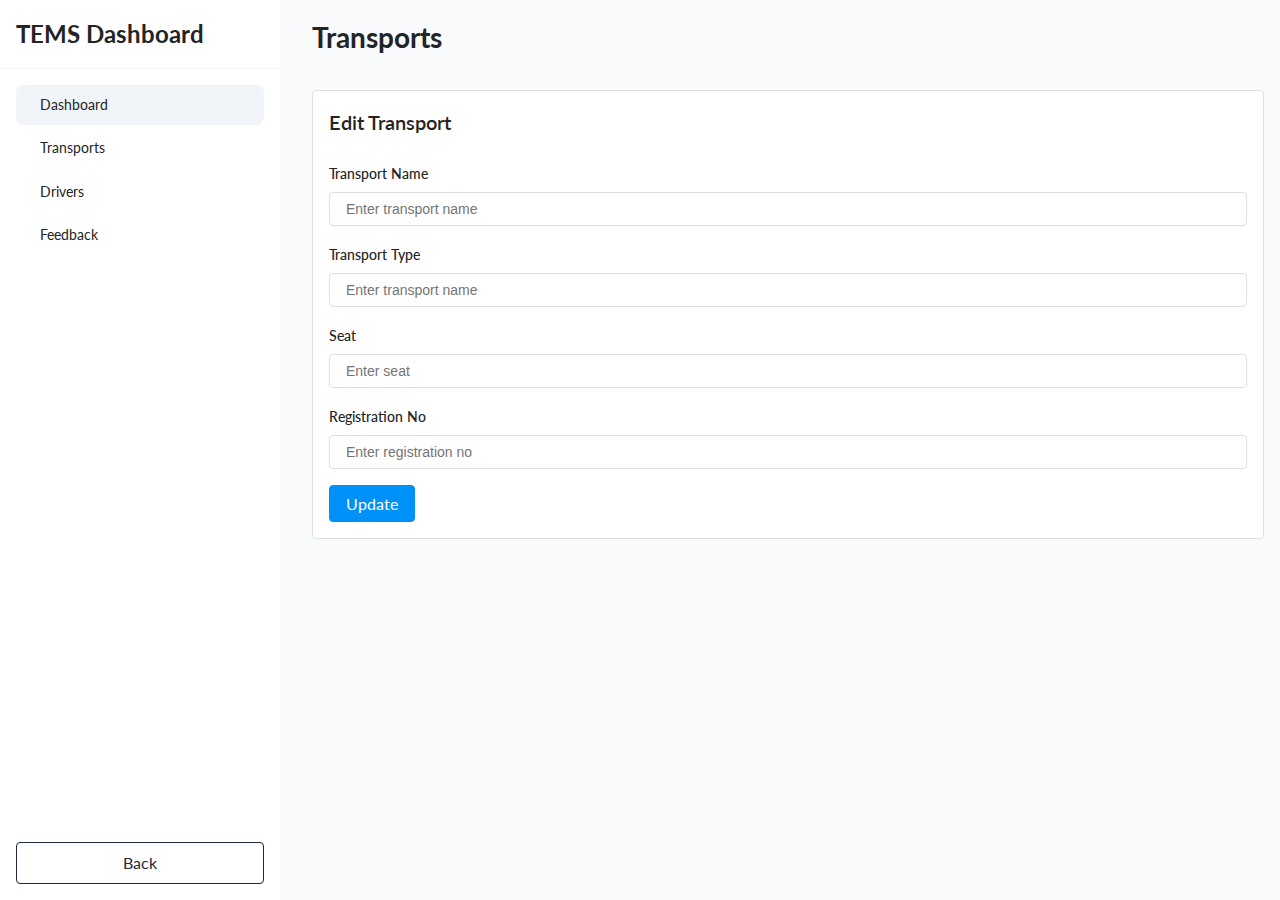
<file: edit-transport.html>
<!DOCTYPE html>
<html lang="en">
  <head>
    <meta charset="UTF-8" />
    <meta name="viewport" content="width=device-width, initial-scale=1.0" />
    <title>Dashboard</title>
    <!-- <link
      rel="stylesheet"
      href="https://cdnjs.cloudflare.com/ajax/libs/bootstrap/5.3.2/css/bootstrap.min.css"
      integrity="sha512-b2QcS5SsA8tZodcDtGRELiGv5SaKSk1vDHDaQRda0htPYWZ6046lr3kJ5bAAQdpV2mmA/4v0wQF9MyU6/pDIAg=="
      crossorigin="anonymous"
      referrerpolicy="no-referrer"
    />
    <script
      defer
      src="https://cdnjs.cloudflare.com/ajax/libs/bootstrap/5.3.2/js/bootstrap.bundle.min.js"
      integrity="sha512-X/YkDZyjTf4wyc2Vy16YGCPHwAY8rZJY+POgokZjQB2mhIRFJCckEGc6YyX9eNsPfn0PzThEuNs+uaomE5CO6A=="
      crossorigin="anonymous"
      referrerpolicy="no-referrer"
    ></script> -->
    <link
      rel="stylesheet"
      href="https://cdnjs.cloudflare.com/ajax/libs/font-awesome/6.5.1/css/all.min.css"
      integrity="sha512-DTOQO9RWCH3ppGqcWaEA1BIZOC6xxalwEsw9c2QQeAIftl+Vegovlnee1c9QX4TctnWMn13TZye+giMm8e2LwA=="
      crossorigin="anonymous"
      referrerpolicy="no-referrer"
    />
    <link rel="stylesheet" href="./assets/css/styles.css" />
  </head>
  <body>
    <main class="dashboard-wrapper">
      <aside class="sidebar">
        <div class="logo">
          <h1>TEMS Dashboard</h1>
        </div>
        <ul>
          <li>
            <a href="./dashboard.html" class="active">
              <span>
                <i class="fa-solid fa-gauge-high"></i>
                Dashboard
              </span>
            </a>
          </li>
          <li>
            <span class="dropdown-btn">
              <span>
                <i class="fa-solid fa-bus"></i>
                Transports
              </span>
              <span class="arrow">
                <i class="fa-solid fa-chevron-right"></i>
              </span>
            </span>
            <ul>
              <li>
                <a href="./transports.html">All Transports</a>
              </li>
              <li>
                <a href="./add-transport.html">Add Transport</a>
              </li>
            </ul>
          </li>
          <li>
            <span class="dropdown-btn">
              <span>
                <i class="fa-regular fa-id-card"></i>
                Drivers
              </span>
              <span class="arrow">
                <i class="fa-solid fa-chevron-right"></i>
              </span>
            </span>
            <ul>
              <li>
                <a href="./drivers.html">All Drivers</a>
              </li>
              <li>
                <a href="./add-driver.html">Add Driver</a>
              </li>
            </ul>
          </li>
          <li>
            <span class="dropdown-btn">
              <span>
                <i class="fa-solid fa-star"></i>
                Feedback
              </span>
              <span class="arrow">
                <i class="fa-solid fa-chevron-right"></i>
              </span>
            </span>
            <ul>
              <li>
                <a href="./feedbacks.html">All Feedbacks</a>
              </li>
              <li>
                <a href="./add-feedback.html">Add Feedback</a>
              </li>
            </ul>
          </li>
        </ul>
        <div class="footer">
          <a href="./index.html" class="btn btn-outline-dark w-100">Back</a>
        </div>
      </aside>
      <div class="content-wrapper">
        <div class="breadcrumb-wrapper">
          <h3>Transports</h3>
          <!-- <nav aria-label="breadcrumb">
            <ol class="breadcrumb">
              <li class="breadcrumb-item">
                <a href="/transports.html">Transports</a>
              </li>
              <li class="breadcrumb-item active" aria-current="page">
                Edit Transport
              </li>
            </ol>
          </nav> -->
        </div>
        <div class="container-lg">
          <div class="card">
            <div class="card-body">
              <div
                class="d-flex align-items-center justify-content-between mb-1"
              >
                <h5 class="card-title mb-0">Edit Transport</h5>
              </div>
              <form action="#" method="post">
                <div class="mb-1">
                  <label for="name" class="form-label">Transport Name</label>
                  <input
                    type="text"
                    class="form-control"
                    id="name"
                    placeholder="Enter transport name"
                  />
                </div>
                <div class="row">
                  <div class="col-lg-4">
                    <div class="mb-1">
                      <label for="type" class="form-label">
                        Transport Type
                      </label>
                      <input
                        type="text"
                        class="form-control"
                        id="type"
                        placeholder="Enter transport name"
                      />
                    </div>
                  </div>
                  <div class="col-lg-4">
                    <div class="mb-1">
                      <label for="seat" class="form-label">Seat</label>
                      <input
                        type="number"
                        class="form-control"
                        id="seat"
                        placeholder="Enter seat"
                      />
                    </div>
                  </div>
                  <div class="col-lg-4">
                    <div class="mb-1">
                      <label for="registration-no" class="form-label"
                        >Registration No</label
                      >
                      <input
                        type="text"
                        class="form-control"
                        id="registration-no"
                        placeholder="Enter registration no"
                      />
                    </div>
                  </div>
                </div>
                <div class="text-end">
                  <button type="submit" class="btn btn-primary">Update</button>
                </div>
              </form>
            </div>
          </div>
        </div>
      </div>
    </main>
  </body>
  <script>
    // ! speak when page load end with female voice
    const speech = new SpeechSynthesisUtterance();
    speech.text = 'Edit the transport details and click on the edit button.';
    speech.volume = 1;
    speech.rate = 1;
    speech.pitch = 1;
    speechSynthesis.speak;
    setTimeout(() => {
      speech.voice = speechSynthesis
        .getVoices()
        .find((voice) => voice.name === 'Google हिन्दी');
      speechSynthesis.speak(speech);
    }, 50);
    // ! handle dropdowns
    const dropdownBtns = document.querySelectorAll('.dropdown-btn');
    dropdownBtns.forEach((btn) => {
      btn.nextElementSibling.style.height = '0px';
      btn.addEventListener('click', () => {
        const height = btn.nextElementSibling.scrollHeight;
        if (btn.nextElementSibling.style.height === '0px') {
          btn.nextElementSibling.style.height = `${height}px`;
          btn.classList.add('active');
        } else {
          btn.nextElementSibling.style.height = '0px';
          btn.classList.remove('active');
        }
      });
    });
  </script>
</html>
</file>
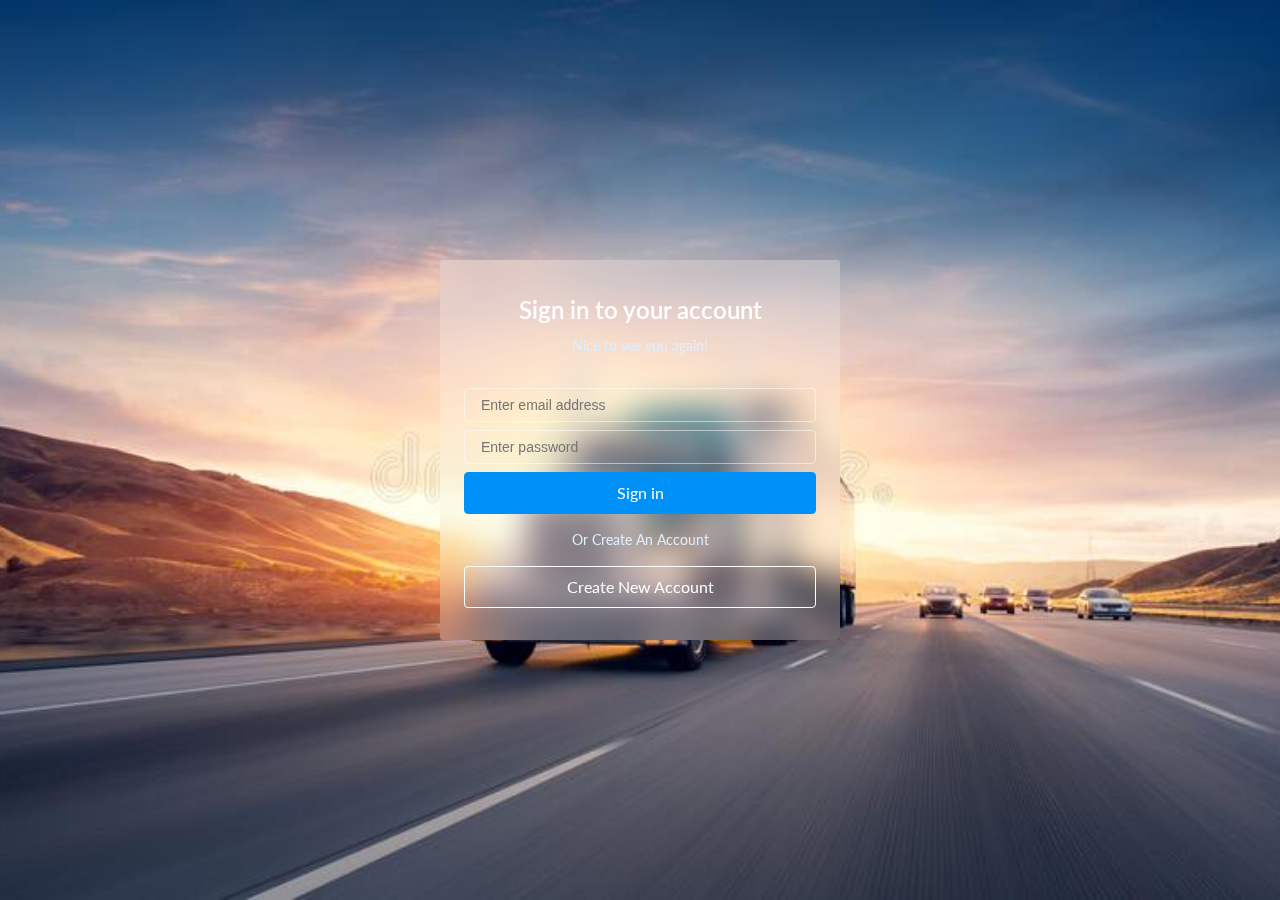
<file: login.html>
<!DOCTYPE html>
<html lang="en">
  <head>
    <meta charset="UTF-8" />
    <meta name="viewport" content="width=device-width, initial-scale=1.0" />
    <title>Login</title>
    <!-- <link
      rel="stylesheet"
      href="https://cdnjs.cloudflare.com/ajax/libs/bootstrap/5.3.2/css/bootstrap.min.css"
      integrity="sha512-b2QcS5SsA8tZodcDtGRELiGv5SaKSk1vDHDaQRda0htPYWZ6046lr3kJ5bAAQdpV2mmA/4v0wQF9MyU6/pDIAg=="
      crossorigin="anonymous"
      referrerpolicy="no-referrer"
    />
    <script
      defer
      src="https://cdnjs.cloudflare.com/ajax/libs/bootstrap/5.3.2/js/bootstrap.bundle.min.js"
      integrity="sha512-X/YkDZyjTf4wyc2Vy16YGCPHwAY8rZJY+POgokZjQB2mhIRFJCckEGc6YyX9eNsPfn0PzThEuNs+uaomE5CO6A=="
      crossorigin="anonymous"
      referrerpolicy="no-referrer"
    ></script> -->
    <link
      rel="stylesheet"
      href="https://cdnjs.cloudflare.com/ajax/libs/font-awesome/6.5.1/css/all.min.css"
      integrity="sha512-DTOQO9RWCH3ppGqcWaEA1BIZOC6xxalwEsw9c2QQeAIftl+Vegovlnee1c9QX4TctnWMn13TZye+giMm8e2LwA=="
      crossorigin="anonymous"
      referrerpolicy="no-referrer"
    />
    <link rel="stylesheet" href="./assets/css/styles.css" />
  </head>
  <body>
    <div class="auth-form-wrapper">
      <div class="auth-form">
        <form action="#" class="form" method="post">
          <div class="head-text mb-2">
            <h4 class="mb-0.5">Sign in to your account</h4>
            <p>Nice to see you again!</p>
          </div>
          <div class="mb-0.5">
            <input
              type="email"
              class="form-control"
              id="email"
              placeholder="Enter email address"
            />
          </div>
          <div class="mb-0.5">
            <input
              type="password"
              class="form-control"
              id="password"
              placeholder="Enter password"
            />
          </div>
          <a href="./dashboard.html" type="submit" class="btn btn-primary w-100"
            >Sign in</a
          >
          <div class="or-separator">
            <p>Or Create An Account</p>
          </div>
          <a href="./registration.html" class="btn btn-outline-light w-100">
            Create New Account
          </a>
        </form>
      </div>
    </div>
  </body>
  <script>
    // ! speak when page load end with female voice
    const speech = new SpeechSynthesisUtterance();
    speech.text =
      'Welcome to the Transport Management System. Please sign in to your account to continue.';
    speech.volume = 1;
    speech.rate = 1;
    speech.pitch = 1;
    speechSynthesis.speak;
    setTimeout(() => {
      speech.voice = speechSynthesis
        .getVoices()
        .find((voice) => voice.name === 'Google हिन्दी');
      speechSynthesis.speak(speech);
    }, 50);
  </script>
</html>
</file>
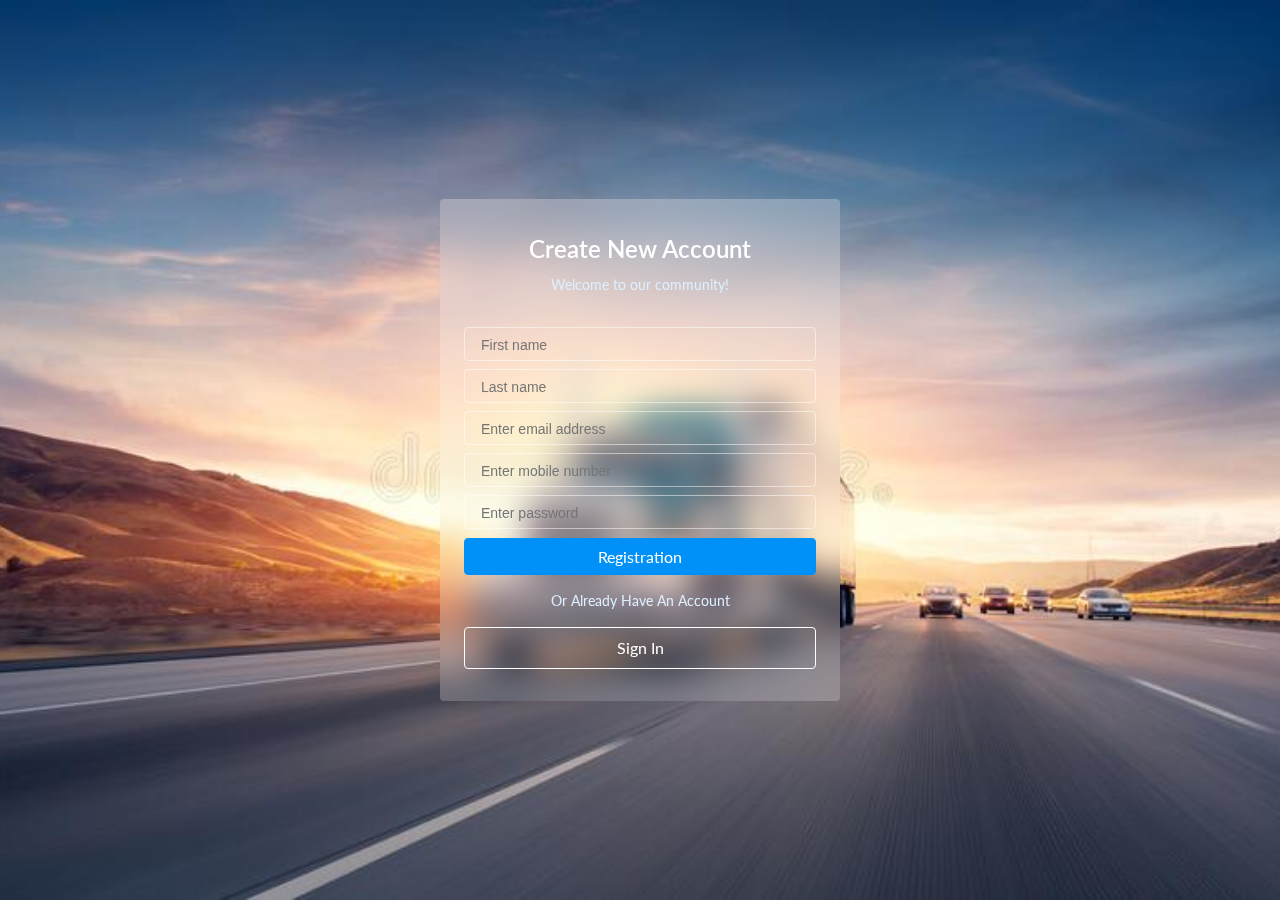
<file: registration.html>
<!DOCTYPE html>
<html lang="en">
  <head>
    <meta charset="UTF-8" />
    <meta name="viewport" content="width=device-width, initial-scale=1.0" />
    <title>Login</title>
    <!-- <link
      rel="stylesheet"
      href="https://cdnjs.cloudflare.com/ajax/libs/bootstrap/5.3.2/css/bootstrap.min.css"
      integrity="sha512-b2QcS5SsA8tZodcDtGRELiGv5SaKSk1vDHDaQRda0htPYWZ6046lr3kJ5bAAQdpV2mmA/4v0wQF9MyU6/pDIAg=="
      crossorigin="anonymous"
      referrerpolicy="no-referrer"
    />
    <script
      defer
      src="https://cdnjs.cloudflare.com/ajax/libs/bootstrap/5.3.2/js/bootstrap.bundle.min.js"
      integrity="sha512-X/YkDZyjTf4wyc2Vy16YGCPHwAY8rZJY+POgokZjQB2mhIRFJCckEGc6YyX9eNsPfn0PzThEuNs+uaomE5CO6A=="
      crossorigin="anonymous"
      referrerpolicy="no-referrer"
    ></script> -->
    <link
      rel="stylesheet"
      href="https://cdnjs.cloudflare.com/ajax/libs/font-awesome/6.5.1/css/all.min.css"
      integrity="sha512-DTOQO9RWCH3ppGqcWaEA1BIZOC6xxalwEsw9c2QQeAIftl+Vegovlnee1c9QX4TctnWMn13TZye+giMm8e2LwA=="
      crossorigin="anonymous"
      referrerpolicy="no-referrer"
    />
    <link rel="stylesheet" href="./assets/css/styles.css" />
  </head>
  <body>
    <div class="auth-form-wrapper">
      <div class="auth-form">
        <form action="#" class="form" method="post">
          <div class="head-text mb-2">
            <h4 class="mb-0.5">Create New Account</h4>
            <p>Welcome to our community!</p>
          </div>
          <div class="row gx-2">
            <div class="col-6">
              <div class="mb-0.5">
                <input
                  type="text"
                  class="form-control"
                  id="firstname"
                  placeholder="First name"
                />
              </div>
            </div>
            <div class="col-6">
              <div class="mb-0.5">
                <input
                  type="text"
                  class="form-control"
                  id="lastname"
                  placeholder="Last name"
                />
              </div>
            </div>
          </div>
          <div class="mb-0.5">
            <input
              type="email"
              class="form-control"
              id="email"
              placeholder="Enter email address"
            />
          </div>
          <div class="mb-0.5">
            <input
              type="tel"
              class="form-control"
              id="mobile"
              placeholder="Enter mobile number"
            />
          </div>
          <div class="mb-0.5">
            <input
              type="password"
              class="form-control"
              id="password"
              placeholder="Enter password"
            />
          </div>
          <button type="submit" class="btn btn-primary w-100">
            Registration
          </button>
          <div class="or-separator">
            <p>Or Already Have An Account</p>
          </div>
          <a href="./login.html" class="btn btn-outline-light w-100">
            Sign In
          </a>
        </form>
      </div>
    </div>
  </body>
  <script>
    // ! speak when page load end with female voice
    const speech = new SpeechSynthesisUtterance();
    speech.text =
      'Welcome to the Transport Management System. Please create a new account to continue.';
    speech.volume = 1;
    speech.rate = 1;
    speech.pitch = 1;
    speechSynthesis.speak;
    setTimeout(() => {
      speech.voice = speechSynthesis
        .getVoices()
        .find((voice) => voice.name === 'Google हिन्दी');
      speechSynthesis.speak(speech);
    }, 50);
  </script>
</html>
</file>
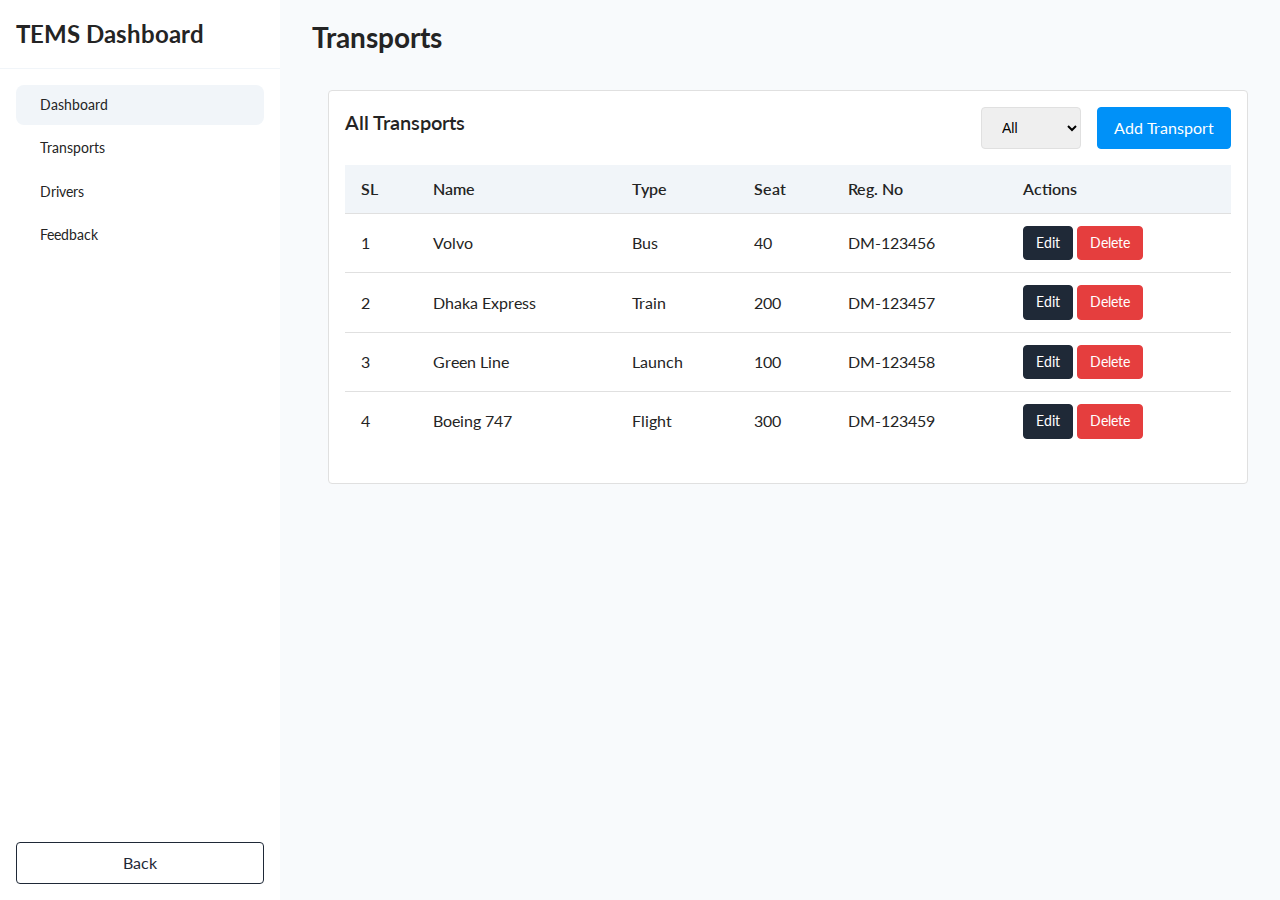
<file: transports.html>
<!DOCTYPE html>
<html lang="en">
  <head>
    <meta charset="UTF-8" />
    <meta name="viewport" content="width=device-width, initial-scale=1.0" />
    <title>Dashboard</title>
    <!-- <link
      rel="stylesheet"
      href="https://cdnjs.cloudflare.com/ajax/libs/bootstrap/5.3.2/css/bootstrap.min.css"
      integrity="sha512-b2QcS5SsA8tZodcDtGRELiGv5SaKSk1vDHDaQRda0htPYWZ6046lr3kJ5bAAQdpV2mmA/4v0wQF9MyU6/pDIAg=="
      crossorigin="anonymous"
      referrerpolicy="no-referrer"
    />
    <script
      defer
      src="https://cdnjs.cloudflare.com/ajax/libs/bootstrap/5.3.2/js/bootstrap.bundle.min.js"
      integrity="sha512-X/YkDZyjTf4wyc2Vy16YGCPHwAY8rZJY+POgokZjQB2mhIRFJCckEGc6YyX9eNsPfn0PzThEuNs+uaomE5CO6A=="
      crossorigin="anonymous"
      referrerpolicy="no-referrer"
    ></script> -->
    <link
      rel="stylesheet"
      href="https://cdnjs.cloudflare.com/ajax/libs/font-awesome/6.5.1/css/all.min.css"
      integrity="sha512-DTOQO9RWCH3ppGqcWaEA1BIZOC6xxalwEsw9c2QQeAIftl+Vegovlnee1c9QX4TctnWMn13TZye+giMm8e2LwA=="
      crossorigin="anonymous"
      referrerpolicy="no-referrer"
    />
    <link rel="stylesheet" href="./assets/css/styles.css" />
  </head>
  <body>
    <main class="dashboard-wrapper">
      <aside class="sidebar">
        <div class="logo">
          <h1>TEMS Dashboard</h1>
        </div>
        <ul>
          <li>
            <a href="./dashboard.html" class="active">
              <span>
                <i class="fa-solid fa-gauge-high"></i>
                Dashboard
              </span>
            </a>
          </li>
          <li>
            <span class="dropdown-btn">
              <span>
                <i class="fa-solid fa-bus"></i>
                Transports
              </span>
              <span class="arrow">
                <i class="fa-solid fa-chevron-right"></i>
              </span>
            </span>
            <ul>
              <li>
                <a href="./transports.html">All Transports</a>
              </li>
              <li>
                <a href="./add-transport.html">Add Transport</a>
              </li>
            </ul>
          </li>
          <li>
            <span class="dropdown-btn">
              <span>
                <i class="fa-regular fa-id-card"></i>
                Drivers
              </span>
              <span class="arrow">
                <i class="fa-solid fa-chevron-right"></i>
              </span>
            </span>
            <ul>
              <li>
                <a href="./drivers.html">All Drivers</a>
              </li>
              <li>
                <a href="./add-driver.html">Add Driver</a>
              </li>
            </ul>
          </li>
          <li>
            <span class="dropdown-btn">
              <span>
                <i class="fa-solid fa-star"></i>
                Feedback
              </span>
              <span class="arrow">
                <i class="fa-solid fa-chevron-right"></i>
              </span>
            </span>
            <ul>
              <li>
                <a href="./feedbacks.html">All Feedbacks</a>
              </li>
              <li>
                <a href="./add-feedback.html">Add Feedback</a>
              </li>
            </ul>
          </li>
        </ul>
        <div class="footer">
          <a href="./index.html" class="btn btn-outline-dark w-100">Back</a>
        </div>
      </aside>
      <div class="content-wrapper">
        <div class="breadcrumb-wrapper">
          <h3>Transports</h3>
          <!-- <nav aria-label="breadcrumb">
            <ol class="breadcrumb">
              <li class="breadcrumb-item active" aria-current="page">
                Dashboard
              </li>
            </ol>
          </nav> -->
        </div>
        <div class="dashboard-content">
          <div class="card">
            <div class="card-body">
              <div class="mb-1">
                <h5 class="card-title mb-0">All Transports</h5>
                <div>
                  <select class="form-select">
                    <option selected value="all">All</option>
                    <option value="Bus">Bus</option>
                    <option value="Train">Train</option>
                    <option value="Launch">Launch</option>
                    <option value="Flight">Flight</option>
                  </select>
                  <a
                    href="./add-transport.html"
                    class="btn btn-primary text-nowrap"
                  >
                    Add Transport
                  </a>
                </div>
              </div>
              <div class="table-responsive">
                <table class="table table-bordered">
                  <thead>
                    <tr>
                      <th scope="col">SL</th>
                      <th scope="col">Name</th>
                      <th scope="col">Type</th>
                      <th scope="col">Seat</th>
                      <th scope="col">Reg. No</th>
                      <th scope="col">Actions</th>
                    </tr>
                  </thead>
                  <tbody>
                    <tr>
                      <td scope="row">1</td>
                      <td>Volvo</td>
                      <td>Bus</td>
                      <td>40</td>
                      <td>DM-123456</td>
                      <td>
                        <a
                          href="/edit-transport.html"
                          class="btn btn-sm btn-dark"
                          >Edit</a
                        >
                        <a href="#" class="btn btn-sm btn-danger">Delete</a>
                      </td>
                    </tr>
                    <tr>
                      <td scope="row">2</td>
                      <td>Dhaka Express</td>
                      <td>Train</td>
                      <td>200</td>
                      <td>DM-123457</td>
                      <td>
                        <a
                          href="/edit-transport.html"
                          class="btn btn-sm btn-dark"
                          >Edit</a
                        >
                        <a href="#" class="btn btn-sm btn-danger">Delete</a>
                      </td>
                    </tr>
                    <tr>
                      <td scope="row">3</td>
                      <td>Green Line</td>
                      <td>Launch</td>
                      <td>100</td>
                      <td>DM-123458</td>
                      <td>
                        <a
                          href="/edit-transport.html"
                          class="btn btn-sm btn-dark"
                          >Edit</a
                        >
                        <a href="#" class="btn btn-sm btn-danger">Delete</a>
                      </td>
                    </tr>
                    <tr>
                      <td scope="row">4</td>
                      <td>Boeing 747</td>
                      <td>Flight</td>
                      <td>300</td>
                      <td>DM-123459</td>
                      <td>
                        <a
                          href="/edit-transport.html"
                          class="btn btn-sm btn-dark"
                          >Edit</a
                        >
                        <a href="#" class="btn btn-sm btn-danger">Delete</a>
                      </td>
                    </tr>
                  </tbody>
                </table>
              </div>
            </div>
          </div>
        </div>
      </div>
    </main>
  </body>
  <script>
    // ! speak when page load end with female voice
    const speech = new SpeechSynthesisUtterance();
    speech.text =
      'Welcome to the Transport Management System. Here you can see all the transports. You can also add a new transport.';
    speech.volume = 1;
    speech.rate = 1;
    speech.pitch = 1;
    speechSynthesis.speak;
    setTimeout(() => {
      speech.voice = speechSynthesis
        .getVoices()
        .find((voice) => voice.name === 'Google हिन्दी');
      speechSynthesis.speak(speech);
    }, 50);
    // ! handle dropdowns
    const dropdownBtns = document.querySelectorAll('.dropdown-btn');
    dropdownBtns.forEach((btn) => {
      btn.nextElementSibling.style.height = '0px';
      btn.addEventListener('click', () => {
        const height = btn.nextElementSibling.scrollHeight;
        if (btn.nextElementSibling.style.height === '0px') {
          btn.nextElementSibling.style.height = `${height}px`;
          btn.classList.add('active');
        } else {
          btn.nextElementSibling.style.height = '0px';
          btn.classList.remove('active');
        }
      });
    });
  </script>
</html>
</file>
<file: assets/css/styles.css>
@import url("https://fonts.googleapis.com/css2?family=Lato:ital,wght@0,400;0,700;0,900;1,400;1,700;1,900&display=swap");
* {
  margin: 0;
  padding: 0;
  box-sizing: border-box;
}

html {
  scroll-behavior: smooth;
  font-size: 16px;
}

body {
  font-family: "Lato", sans-serif;
  line-height: 1.5;
  font-size: 1rem;
  color: #242424;
}

.form-control,
.form-select,
.btn {
  font-size: 0.875rem;
}

.form-select {
  background-size: 14px 10px;
}

.form-label {
  font-size: 0.875rem;
  font-weight: 500;
}

.card {
  border: 1px solid #dee2e6;
}
.card .card-title {
  font-weight: 600;
}

.auth-form-wrapper {
  display: flex;
  height: 100vh;
  background-image: url("../images/auth-bg.jpeg");
  background-size: cover;
  background-repeat: no-repeat;
  background-position: center center;
}
.auth-form-wrapper .auth-form {
  height: 100%;
  width: 100%;
  display: flex;
  justify-content: center;
  align-items: center;
}
.auth-form-wrapper .auth-form .form {
  max-width: 400px;
  width: 100%;
  margin: 0 auto;
  padding: 2rem 1.5rem;
  background-color: rgba(255, 255, 255, 0.2);
  border-radius: 0.25rem;
  -webkit-backdrop-filter: blur(1rem);
          backdrop-filter: blur(1rem);
}
.auth-form-wrapper .auth-form .form .head-text {
  text-align: center;
  color: #fff;
}
.auth-form-wrapper .auth-form .form .head-text h4 {
  font-weight: 600;
}
.auth-form-wrapper .auth-form .form .head-text p {
  font-size: 0.85rem;
  color: #deefff;
}
.auth-form-wrapper .auth-form .form .or-separator {
  position: relative;
  display: flex;
  justify-content: center;
  align-items: center;
  margin: 1rem 0;
}
.auth-form-wrapper .auth-form .form .or-separator p {
  position: relative;
  padding: 0 0.5rem;
  text-align: center;
  font-size: 0.85rem;
  color: #deefff;
  margin-bottom: 0;
}
.auth-form-wrapper .auth-form .form input {
  background-color: transparent;
  border: 1px solid rgba(255, 255, 255, 0.5);
  color: #fff;
}

.dashboard-wrapper {
  display: flex;
  gap: 0 1rem;
  background-color: rgba(241, 245, 249, 0.5);
}
.dashboard-wrapper .sidebar {
  max-width: 280px;
  width: 100%;
  background-color: #fff;
  height: 100vh;
  overflow: auto;
  display: flex;
  flex-direction: column;
}
.dashboard-wrapper .sidebar .logo {
  padding: 1rem;
  border-bottom: 1px solid rgb(241, 245, 249);
}
.dashboard-wrapper .sidebar .logo h1 {
  font-size: 1.5rem;
  margin-bottom: 0;
  font-weight: 700;
}
.dashboard-wrapper .sidebar > ul {
  list-style: none;
  margin-bottom: 0;
  padding: 1rem;
  flex: 1;
}
.dashboard-wrapper .sidebar > ul > li {
  margin-bottom: 0.25rem;
}
.dashboard-wrapper .sidebar > ul > li:last-child {
  margin-bottom: 0;
}
.dashboard-wrapper .sidebar > ul > li > a, .dashboard-wrapper .sidebar > ul > li > span {
  cursor: pointer;
  -webkit-user-select: none;
     -moz-user-select: none;
          user-select: none;
  display: flex;
  justify-content: space-between;
  align-items: center;
  padding: 0.6rem 1rem;
  transition: background-color 0.25s ease;
  color: inherit;
  text-decoration: none;
  font-size: 0.85rem;
  border-radius: 0.5rem;
}
.dashboard-wrapper .sidebar > ul > li > a > span:not(.arrow), .dashboard-wrapper .sidebar > ul > li > span > span:not(.arrow) {
  display: flex;
  align-items: center;
  gap: 0.5rem;
}
.dashboard-wrapper .sidebar > ul > li > a .arrow, .dashboard-wrapper .sidebar > ul > li > span .arrow {
  font-size: 0.75rem;
}
.dashboard-wrapper .sidebar > ul > li > a:hover, .dashboard-wrapper .sidebar > ul > li > a.active, .dashboard-wrapper .sidebar > ul > li > span:hover, .dashboard-wrapper .sidebar > ul > li > span.active {
  background-color: #f1f5f9;
}
.dashboard-wrapper .sidebar > ul > li > ul {
  overflow: hidden;
  transition: height 0.25s ease;
  list-style: none;
  padding: 0;
  margin-left: 2.5rem;
  font-size: 0.75rem;
}
.dashboard-wrapper .sidebar > ul > li > ul li:first-child {
  margin-top: 0.25rem;
}
.dashboard-wrapper .sidebar > ul > li > ul li a {
  display: block;
  color: inherit;
  text-decoration: none;
  padding: 0.25rem 0;
  position: relative;
  transition: color 0.25s ease;
}
.dashboard-wrapper .sidebar > ul > li > ul li a:hover {
  color: #f8b400;
}
.dashboard-wrapper .sidebar > ul > li > ul li a::before {
  content: "";
  position: absolute;
  top: calc(50% - 0.05rem);
  transform: translateY(-50%);
  left: -1rem;
  width: 0.375rem;
  height: 0.375rem;
  border: 1px solid #cbcbcb;
  border-radius: 50%;
}
.dashboard-wrapper .sidebar .footer {
  padding: 1rem;
}
.dashboard-wrapper .content-wrapper {
  flex: 1;
  padding: 1rem;
}
.dashboard-wrapper .content-wrapper .breadcrumb-wrapper {
  margin-bottom: 2rem;
}
.dashboard-wrapper .content-wrapper .breadcrumb-wrapper h3 {
  font-weight: 700;
  margin-bottom: 0.25rem;
}

.info-wrapper {
  display: grid;
  grid-template-columns: repeat(auto-fit, minmax(300px, 1fr));
  gap: 1rem;
}

.h-100vh {
  height: 100vh;
}

.header {
  position: fixed;
  left: 0;
  top: 0;
  width: 100%;
  z-index: 1000;
  transition: top 0.2s ease-in-out;
}
.header.dark-text .header-wrapper .left .logo {
  color: #f8b400;
}
.header.dark-text .header-wrapper .center ul li a {
  color: #f8b400;
}
.header.active {
  top: 1rem;
}
.header.active .header-wrapper {
  background-color: #fff;
  padding: 0.5rem 2rem;
  border-radius: 10rem;
  border: 1px solid rgba(248, 180, 0, 0.15);
}
.header.active .left .logo {
  font-size: 2rem;
  color: #f8b400;
}
.header.active .center ul li a {
  color: #f8b400;
}
.header .header-wrapper {
  padding: 0.5rem 0;
  display: flex;
  justify-content: space-between;
  align-items: center;
  transition: padding 0.2s ease-in-out, background-color 0.2s ease-in-out, border-radius 0.2s ease-in-out, -webkit-backdrop-filter 0.2s ease-in-out;
  transition: padding 0.2s ease-in-out, background-color 0.2s ease-in-out, border-radius 0.2s ease-in-out, backdrop-filter 0.2s ease-in-out;
  transition: padding 0.2s ease-in-out, background-color 0.2s ease-in-out, border-radius 0.2s ease-in-out, backdrop-filter 0.2s ease-in-out, -webkit-backdrop-filter 0.2s ease-in-out;
}
.header .left .logo {
  font-size: 2.5rem;
  font-weight: 700;
  color: #fff;
  text-decoration: none;
  transition: font-size 0.2s ease-in-out, color 0.2s ease-in-out;
}
.header .center {
  display: flex;
  align-items: center;
  gap: 1rem;
}
.header .center ul {
  list-style: none;
  padding-left: 0;
  margin-bottom: 0;
  display: flex;
  align-items: center;
  gap: 1rem;
}
.header .center ul li a {
  color: #fff;
  text-decoration: none;
  transition: color 0.2s ease-in-out;
}
.header .center ul li a:hover {
  color: #f8b400;
}
.header .right .buttons {
  display: flex;
  align-items: center;
  gap: 1rem;
}

.hero {
  background-image: url("../images/hero-bg.avif");
  background-size: cover;
  background-repeat: no-repeat;
  background-position: center center;
}
.hero::before {
  content: "";
  position: absolute;
  top: 0;
  left: 0;
  width: 100%;
  height: 100%;
  background-image: linear-gradient(to right, rgba(0, 0, 0, 0.75), rgba(0, 0, 0, 0.5));
}
.hero .hero-wrapper {
  position: relative;
  height: 100vh;
  min-height: 600px;
  max-width: 700px;
  display: flex;
  flex-direction: column;
  justify-content: center;
  color: #fff;
  padding-right: 2rem;
}
.hero .hero-wrapper .hero-title {
  font-size: 4rem;
  font-weight: 700;
  margin-bottom: 1rem;
}
.hero .hero-wrapper .hero-subtitle {
  font-size: 1.25rem;
  font-weight: 400;
  margin-bottom: 2rem;
}
.hero .hero-wrapper .hero-subtitle p {
  margin-bottom: 0.5rem;
}
.hero .hero-wrapper .btn {
  border-radius: 5rem;
  font-size: 1.25rem;
  padding: 0.75rem 3rem;
}
.hero .creator {
  position: absolute;
  right: 0;
  top: 50%;
  transform: translateY(-50%) rotate(180deg);
  color: #fff;
  writing-mode: vertical-rl;
}
.hero .creator a {
  color: #f8b400;
  text-decoration: none;
}

.overview {
  background-color: #f8b400;
  padding: 2rem 0;
  color: #fff;
}
.overview .overview-wrapper {
  display: flex;
  justify-content: space-between;
}
.overview .overview-wrapper .item {
  width: 25%;
}
.overview .overview-wrapper .item h4 {
  font-size: 2rem;
  font-weight: 700;
}

.about {
  padding: 3rem 0;
}
.about .container > div:first-child {
  max-width: 768px;
  text-align: center;
  margin: 0 auto 2rem;
}
.about .container > div:first-child h2 {
  font-size: 3rem;
  font-weight: 700;
  margin-bottom: 1rem;
  color: #f8b400;
}
.about .container > div:first-child p {
  font-weight: 400;
  color: #5a5a5a;
}
.about .about-wrapper {
  display: flex;
  align-items: center;
  justify-content: space-between;
  max-width: 992px;
  margin: 0 auto;
}
.about .about-wrapper .left {
  flex: 1;
}
.about .about-wrapper .left h2 {
  font-size: 3rem;
  font-weight: 700;
  margin-bottom: 1rem;
  color: #f8b400;
}
.about .about-wrapper .left p {
  font-weight: 400;
  margin-bottom: 2rem;
  color: #5a5a5a;
}
.about .about-wrapper .center {
  width: 400px;
}
.about .about-wrapper .center div {
  position: relative;
}
.about .about-wrapper .center div::before {
  content: "";
  position: absolute;
  top: -1rem;
  left: -1.5rem;
  height: 50%;
  width: 0.5rem;
  background-color: #f8b400;
  transition: top 0.3s ease;
}
.about .about-wrapper .center div::after {
  content: "";
  position: absolute;
  bottom: -1rem;
  right: -1.5rem;
  height: 50%;
  width: 0.5rem;
  background-color: #f8b400;
  transition: bottom 0.3s ease;
}
.about .about-wrapper .center div:hover::before {
  top: 1rem;
}
.about .about-wrapper .center div:hover::after {
  bottom: 1rem;
}
.about .about-wrapper .center div img {
  width: 100%;
  border-radius: 1rem;
}
.about .about-wrapper .right {
  flex: 1;
  text-align: right;
}
.about .about-wrapper .right li {
  justify-content: end;
}
.about .about-wrapper ul {
  list-style: none;
  margin: 0;
  padding: 0;
}
.about .about-wrapper ul li {
  display: flex;
  align-items: center;
  gap: 1rem;
}

.service {
  padding: 3rem 0;
}
.service .service-wrapper {
  max-width: 992px;
  margin: 0 auto;
}
.service .service-wrapper h2 {
  font-size: 3rem;
  font-weight: 700;
  margin-bottom: 2rem;
  color: #f8b400;
}
.service .service-wrapper .services {
  display: grid;
  grid-template-columns: repeat(3, 1fr);
  gap: 2rem;
}
.service .service-wrapper .services .service-item {
  position: relative;
  padding: 1rem;
  border-radius: 0.5rem;
  background-color: #fff;
  border: 1px solid rgba(248, 180, 0, 0.2509803922);
  transition: border 0.25s ease;
  overflow: hidden;
}
.service .service-wrapper .services .service-item::before {
  content: "";
  position: absolute;
  right: -2rem;
  top: -2rem;
  width: 5rem;
  height: 5rem;
  border-radius: 50%;
  background-color: rgba(248, 180, 0, 0.2509803922);
  transition: top 0.3s ease;
}
.service .service-wrapper .services .service-item:hover {
  border: 1px solid #f8b400;
}
.service .service-wrapper .services .service-item:hover::before {
  top: calc(100% - 2.5rem);
}
.service .service-wrapper .services .service-item i {
  font-size: 2rem;
  color: #f8b400;
}
.service .service-wrapper .services .service-item h4 {
  font-size: 1.5rem;
  font-weight: 700;
  margin: 1rem 0 0.5rem 0;
}
.service .service-wrapper .services .service-item p {
  margin-bottom: 1rem;
  color: #5a5a5a;
}
.service .service-wrapper .services .service-item .btn {
  border-radius: 5rem;
  font-size: 1rem;
  padding: 0.75rem 2rem;
}

.feedback {
  padding: 6rem 0 5rem;
  margin-top: 5rem;
  background-color: #fcfcfc;
}
.feedback .feedback-wrapper {
  max-width: 992px;
  margin: 0 auto;
  display: flex;
  flex-direction: row-reverse;
  align-items: center;
  justify-content: space-between;
}
.feedback .feedback-wrapper .left {
  max-width: 400px;
  width: 100%;
}
.feedback .feedback-wrapper .left h2 {
  font-size: 2rem;
  font-weight: 700;
  margin-bottom: 2rem;
  color: #f8b400;
}
.feedback .feedback-wrapper .left p {
  color: #5a5a5a;
}
.feedback .feedback-wrapper .right {
  flex: 1;
  margin-right: 5rem;
}
.feedback .feedback-wrapper .right .feedback-user-wrapper {
  display: grid;
  grid-template-columns: repeat(2, 1fr);
  gap: 2rem;
}
.feedback .feedback-wrapper .right .feedback-user-wrapper .feedback-item {
  position: relative;
  border: 1px solid rgba(248, 180, 0, 0.2509803922);
  border-radius: 0.5rem;
  padding: 1rem;
}
.feedback .feedback-wrapper .right .feedback-user-wrapper .feedback-item .user {
  margin-bottom: 2.5rem;
}
.feedback .feedback-wrapper .right .feedback-user-wrapper .feedback-item .user img {
  position: absolute;
  top: -2.5rem;
  left: 50%;
  transform: translateX(-50%);
  width: 5rem;
  height: 5rem;
  border-radius: 50%;
  -o-object-fit: cover;
     object-fit: cover;
}
.feedback .feedback-wrapper .right .feedback-user-wrapper .feedback-item .feedback-content {
  text-align: center;
}
.feedback .feedback-wrapper .right .feedback-user-wrapper .feedback-item .feedback-content p {
  color: #5a5a5a;
  margin-bottom: 1rem;
}

footer {
  background-color: #fcfcfc;
  padding: 5rem 0;
}
footer .footer-wrapper {
  margin: 0 auto;
  display: flex;
  gap: 5rem;
}
footer .footer-wrapper .left {
  max-width: 400px;
  width: 100%;
  background-color: rgba(248, 180, 0, 0.2509803922);
  position: relative;
  padding-top: 30%;
}
footer .footer-wrapper .left img {
  position: absolute;
  width: 100%;
  height: 100%;
  top: 0;
  left: 0;
  -o-object-fit: cover;
     object-fit: cover;
  -o-object-position: top;
     object-position: top;
}
footer .footer-wrapper .right {
  flex: 1;
}
footer .footer-wrapper .right h1 {
  margin-bottom: 2rem;
}
footer .footer-wrapper .right form {
  border: 2px solid #363636;
  padding: 5rem;
}
footer .footer-wrapper .right form > div {
  display: flex;
  gap: 5rem;
}
footer .footer-wrapper .right form > div > div {
  flex: 1;
}
footer .footer-wrapper .right form > div > div:first-child input {
  border: none;
  border-radius: 0;
  background-color: transparent;
  border-bottom: 2px solid #363636;
  margin-bottom: 1rem;
  padding: 0.5rem 0;
}
footer .footer-wrapper .right form > div > div:first-child textarea {
  width: 100%;
  outline: none;
  border: none;
  font-size: inherit;
  resize: vertical;
  font-family: inherit;
  background-color: transparent;
  border-bottom: 2px solid #363636;
  margin-bottom: 1rem;
  padding: 0.5rem 0;
}
footer .footer-wrapper .right form > div > div:first-child button {
  background-color: #363636;
  color: #fff;
  outline: none !important;
  border: 1px solid #363636;
  padding: 0.5rem 3rem;
  border-radius: 10rem;
}
footer .footer-wrapper .right form > div > div:first-child button:hover {
  background-color: #121212;
}
footer .footer-wrapper .right form > div > div:last-child ul:not(.social) {
  list-style: none;
  padding: 0;
  margin: 0;
}
footer .footer-wrapper .right form > div > div:last-child ul:not(.social) li {
  margin-bottom: 2rem;
}
footer .footer-wrapper .right form > div > div:last-child ul:not(.social) li h5 {
  margin-bottom: 0.25rem;
}
footer .footer-wrapper .right form > div > div:last-child ul:not(.social) li:last-child {
  margin-bottom: 0;
}
footer .footer-wrapper .right form > div > div:last-child .social {
  list-style: none;
  padding: 0;
  margin: 0;
  display: flex;
  align-items: center;
  gap: 2rem;
}
footer .footer-wrapper .right form > div > div:last-child .social li a {
  color: #363636;
  text-decoration: none;
  transition: color 0.2s ease-in-out;
}
footer .footer-wrapper .right form > div > div:last-child .social li a:hover {
  color: #121212;
}

.about-page {
  padding: 8rem 0 10rem;
  max-width: 992px;
  margin: 0 auto;
}
.about-page .about-header {
  text-align: center;
  margin-bottom: 3rem;
}
.about-page .about-header h2 {
  text-transform: uppercase;
}
.about-page .about-header p {
  color: #5a5a5a;
}
.about-page .about-wrapper .about-item {
  display: flex;
  align-items: center;
  margin-bottom: 3rem;
}
.about-page .about-wrapper .about-item:nth-child(odd) div:first-child {
  max-width: 400px;
  margin: 0 auto;
}
.about-page .about-wrapper .about-item:nth-child(odd) div:first-child img {
  width: 100%;
  border-radius: 0.5rem;
}
.about-page .about-wrapper .about-item:nth-child(odd) div:last-child {
  flex: 1;
  margin-left: 5rem;
}
.about-page .about-wrapper .about-item:nth-child(odd) div:last-child h4 {
  font-weight: 700;
  margin-bottom: 1rem;
}
.about-page .about-wrapper .about-item:nth-child(odd) div:last-child p {
  color: #5a5a5a;
  margin-bottom: 1rem;
}
.about-page .about-wrapper .about-item:nth-child(odd) div:last-child p:last-child {
  margin-bottom: 0;
}
.about-page .about-wrapper .about-item:nth-child(even) div:first-child {
  flex: 1;
  margin-right: 5rem;
}
.about-page .about-wrapper .about-item:nth-child(even) div:first-child p {
  color: #5a5a5a;
  margin-bottom: 1rem;
}
.about-page .about-wrapper .about-item:nth-child(even) div:first-child p:last-child {
  margin-bottom: 0;
}
.about-page .about-wrapper .about-item:nth-child(even) div:last-child {
  max-width: 400px;
  margin: 0 auto;
}
.about-page .about-wrapper .about-item:nth-child(even) div:last-child img {
  width: 100%;
  border-radius: 0.5rem;
}

.container {
  max-width: 1400px;
  margin: 0 auto;
  padding: 0 3rem;
}
@media screen and (max-width: 768px) {
  .container {
    padding: 0 1rem;
  }
}

.w-100 {
  width: 100%;
}

.btn {
  cursor: pointer;
  -webkit-user-select: none;
     -moz-user-select: none;
          user-select: none;
  font-size: 1rem;
  font-family: inherit;
  padding: 0.5rem 1rem;
  border-radius: 0.25rem;
  transition: background-color 0.2s ease;
  text-decoration: none;
  text-align: center;
  display: inline-block;
}

.btn-sm {
  font-size: 0.85rem;
  padding: 0.375rem 0.75rem;
}

.btn-primary {
  color: #fff;
  background-color: #0091f8;
  border: 1px solid #0091f8;
}
.btn-primary:hover {
  color: #fff;
  background-color: #00a1ff;
}

.btn-outline-light {
  color: #fff;
  background-color: transparent;
  border: 1px solid #fff;
}
.btn-outline-light:hover {
  color: #000;
  background-color: #fff;
}

.btn-dark {
  color: #fff;
  background-color: #1f2937;
  border: 1px solid #1f2937;
}
.btn-dark:hover {
  color: #fff;
  background-color: #3e4c59;
}

.btn-outline-dark {
  color: #1f2937;
  background-color: transparent;
  border: 1px solid #1f2937;
}
.btn-outline-dark:hover {
  color: #fff;
  background-color: #1f2937;
}

.btn-danger {
  color: #fff;
  background-color: #e53e3e;
  border: 1px solid #e53e3e;
}
.btn-danger:hover {
  color: #fff;
  background-color: #ff4d4d;
}

.btn-warning {
  color: #fff;
  background-color: #f8b400;
  border: 1px solid #f8b400;
}
.btn-warning:hover {
  color: #fff;
  background-color: #ffcc00;
}

.btn-outline-warning {
  color: #f8b400;
  background-color: transparent;
  border: 1px solid #f8b400;
}
.btn-outline-warning:hover {
  color: #fff;
  background-color: #f8b400;
}

.dashboard-content {
  max-width: 1400px;
  margin: 0 auto;
  padding: 0 1rem;
}

.m-0\.5 {
  margin: 0.5rem;
}

.ml-0\.5 {
  margin-left: 0.5rem;
}

.mr-0\.5 {
  margin-right: 0.5rem;
}

.mt-0\.5 {
  margin-top: 0.5rem;
}

.mb-0\.5 {
  margin-bottom: 0.5rem;
}

.p-0\.5 {
  padding: 0.5rem;
}

.pl-0\.5 {
  padding-left: 0.5rem;
}

.pr-0\.5 {
  padding-right: 0.5rem;
}

.pt-0\.5 {
  padding-top: 0.5rem;
}

.pb-0\.5 {
  padding-bottom: 0.5rem;
}

.m-1 {
  margin: 1rem;
}

.ml-1 {
  margin-left: 1rem;
}

.mr-1 {
  margin-right: 1rem;
}

.mt-1 {
  margin-top: 1rem;
}

.mb-1 {
  margin-bottom: 1rem;
}

.p-1 {
  padding: 1rem;
}

.pl-1 {
  padding-left: 1rem;
}

.pr-1 {
  padding-right: 1rem;
}

.pt-1 {
  padding-top: 1rem;
}

.pb-1 {
  padding-bottom: 1rem;
}

.m-2 {
  margin: 2rem;
}

.ml-2 {
  margin-left: 2rem;
}

.mr-2 {
  margin-right: 2rem;
}

.mt-2 {
  margin-top: 2rem;
}

.mb-2 {
  margin-bottom: 2rem;
}

.p-2 {
  padding: 2rem;
}

.pl-2 {
  padding-left: 2rem;
}

.pr-2 {
  padding-right: 2rem;
}

.pt-2 {
  padding-top: 2rem;
}

.pb-2 {
  padding-bottom: 2rem;
}

.m-3 {
  margin: 3rem;
}

.ml-3 {
  margin-left: 3rem;
}

.mr-3 {
  margin-right: 3rem;
}

.mt-3 {
  margin-top: 3rem;
}

.mb-3 {
  margin-bottom: 3rem;
}

.p-3 {
  padding: 3rem;
}

.pl-3 {
  padding-left: 3rem;
}

.pr-3 {
  padding-right: 3rem;
}

.pt-3 {
  padding-top: 3rem;
}

.pb-3 {
  padding-bottom: 3rem;
}

.m-4 {
  margin: 4rem;
}

.ml-4 {
  margin-left: 4rem;
}

.mr-4 {
  margin-right: 4rem;
}

.mt-4 {
  margin-top: 4rem;
}

.mb-4 {
  margin-bottom: 4rem;
}

.p-4 {
  padding: 4rem;
}

.pl-4 {
  padding-left: 4rem;
}

.pr-4 {
  padding-right: 4rem;
}

.pt-4 {
  padding-top: 4rem;
}

.pb-4 {
  padding-bottom: 4rem;
}

.m-5 {
  margin: 5rem;
}

.ml-5 {
  margin-left: 5rem;
}

.mr-5 {
  margin-right: 5rem;
}

.mt-5 {
  margin-top: 5rem;
}

.mb-5 {
  margin-bottom: 5rem;
}

.p-5 {
  padding: 5rem;
}

.pl-5 {
  padding-left: 5rem;
}

.pr-5 {
  padding-right: 5rem;
}

.pt-5 {
  padding-top: 5rem;
}

.pb-5 {
  padding-bottom: 5rem;
}

.card {
  background-color: #fff;
  border-radius: 0.25rem;
  border: 1px solid #e0e0e0;
}
.card .card-body {
  padding: 1rem;
}
.card .card-body > div {
  display: flex;
  justify-content: space-between;
}
.card .card-body > div i {
  font-size: 1.5rem;
}
.card .card-body > div > div {
  display: flex;
  white-space: nowrap;
  gap: 1rem;
}
.card .card-body .card-title {
  font-size: 1.25rem;
  margin-bottom: 0.5rem;
  font-weight: 600;
}

select,
input {
  width: 100%;
  padding: 0.5rem 1rem;
  border-radius: 0.25rem;
  border: 1px solid #e0e0e0;
  font-size: 1rem;
  outline: none;
}
select:focus,
input:focus {
  border-color: #787878;
}

label {
  margin-bottom: 0.5rem;
  display: inline-block;
}

.table-responsive {
  overflow-x: auto;
  margin-bottom: 1rem;
}
.table-responsive .table {
  width: 100%;
  border-collapse: collapse;
}
.table-responsive .table thead {
  background-color: #f1f5f9;
}
.table-responsive .table thead tr th {
  padding: 0.75rem 1rem;
  text-align: left;
  font-weight: 600;
}
.table-responsive .table tbody tr {
  transition: background-color 0.25s ease;
}
.table-responsive .table tbody tr td {
  padding: 0.75rem 1rem;
  border-top: 1px solid #e0e0e0;
}
.table-responsive .table tbody tr:hover {
  background-color: #f1f5f9;
}

h1 {
  font-size: 2.5rem;
  font-weight: 600;
  margin-bottom: 0.5rem;
}

h2 {
  font-size: 2rem;
  font-weight: 600;
  margin-bottom: 0.5rem;
}

h3 {
  font-size: 1.75rem;
  font-weight: 600;
  margin-bottom: 0.5rem;
}

h4 {
  font-size: 1.5rem;
  font-weight: 600;
  margin-bottom: 0.5rem;
}

h5 {
  font-size: 1.25rem;
  font-weight: 600;
  margin-bottom: 0.5rem;
}

h6 {
  font-size: 1rem;
  font-weight: 600;
  margin-bottom: 0.5rem;
}

a {
  color: #0091f8;
  text-decoration: none;
  transition: color 0.2s ease-in-out;
}
a:hover {
  color: #00a1ff;
}/*# sourceMappingURL=styles.css.map */
</file>
